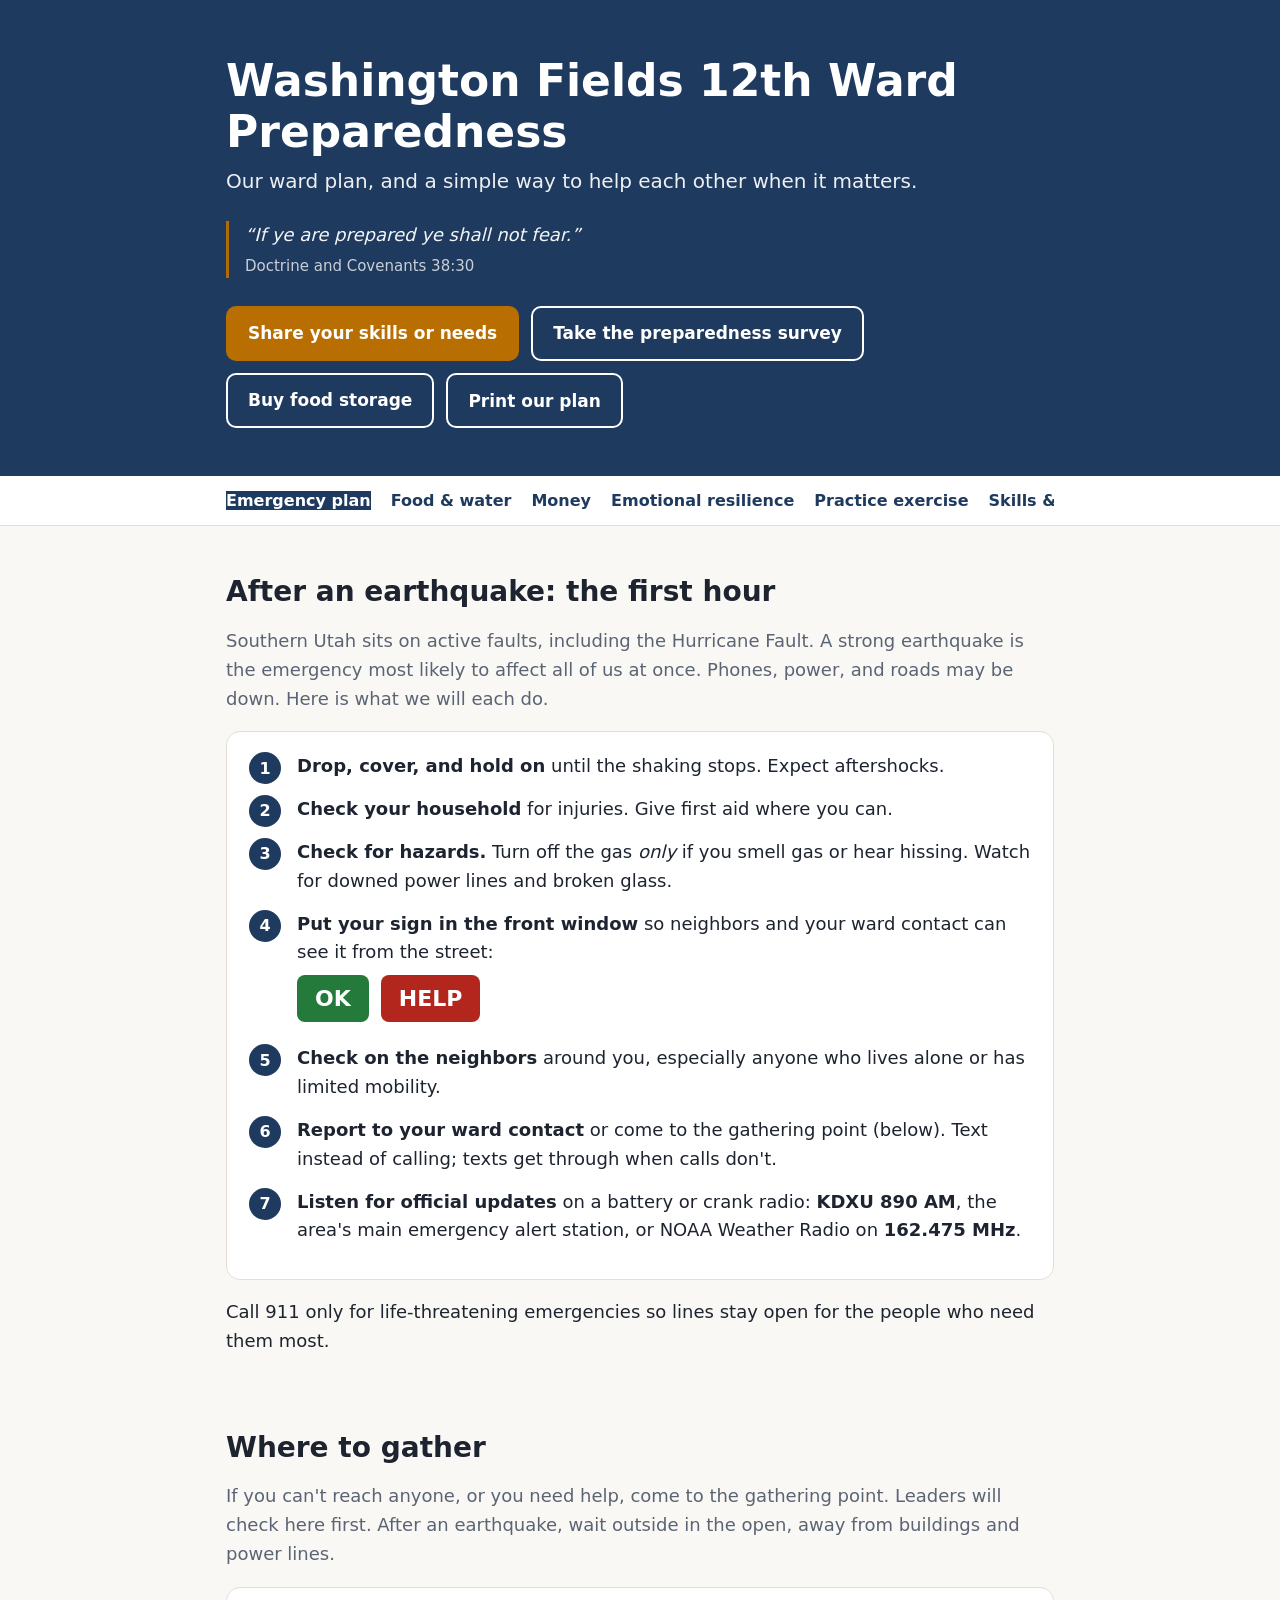
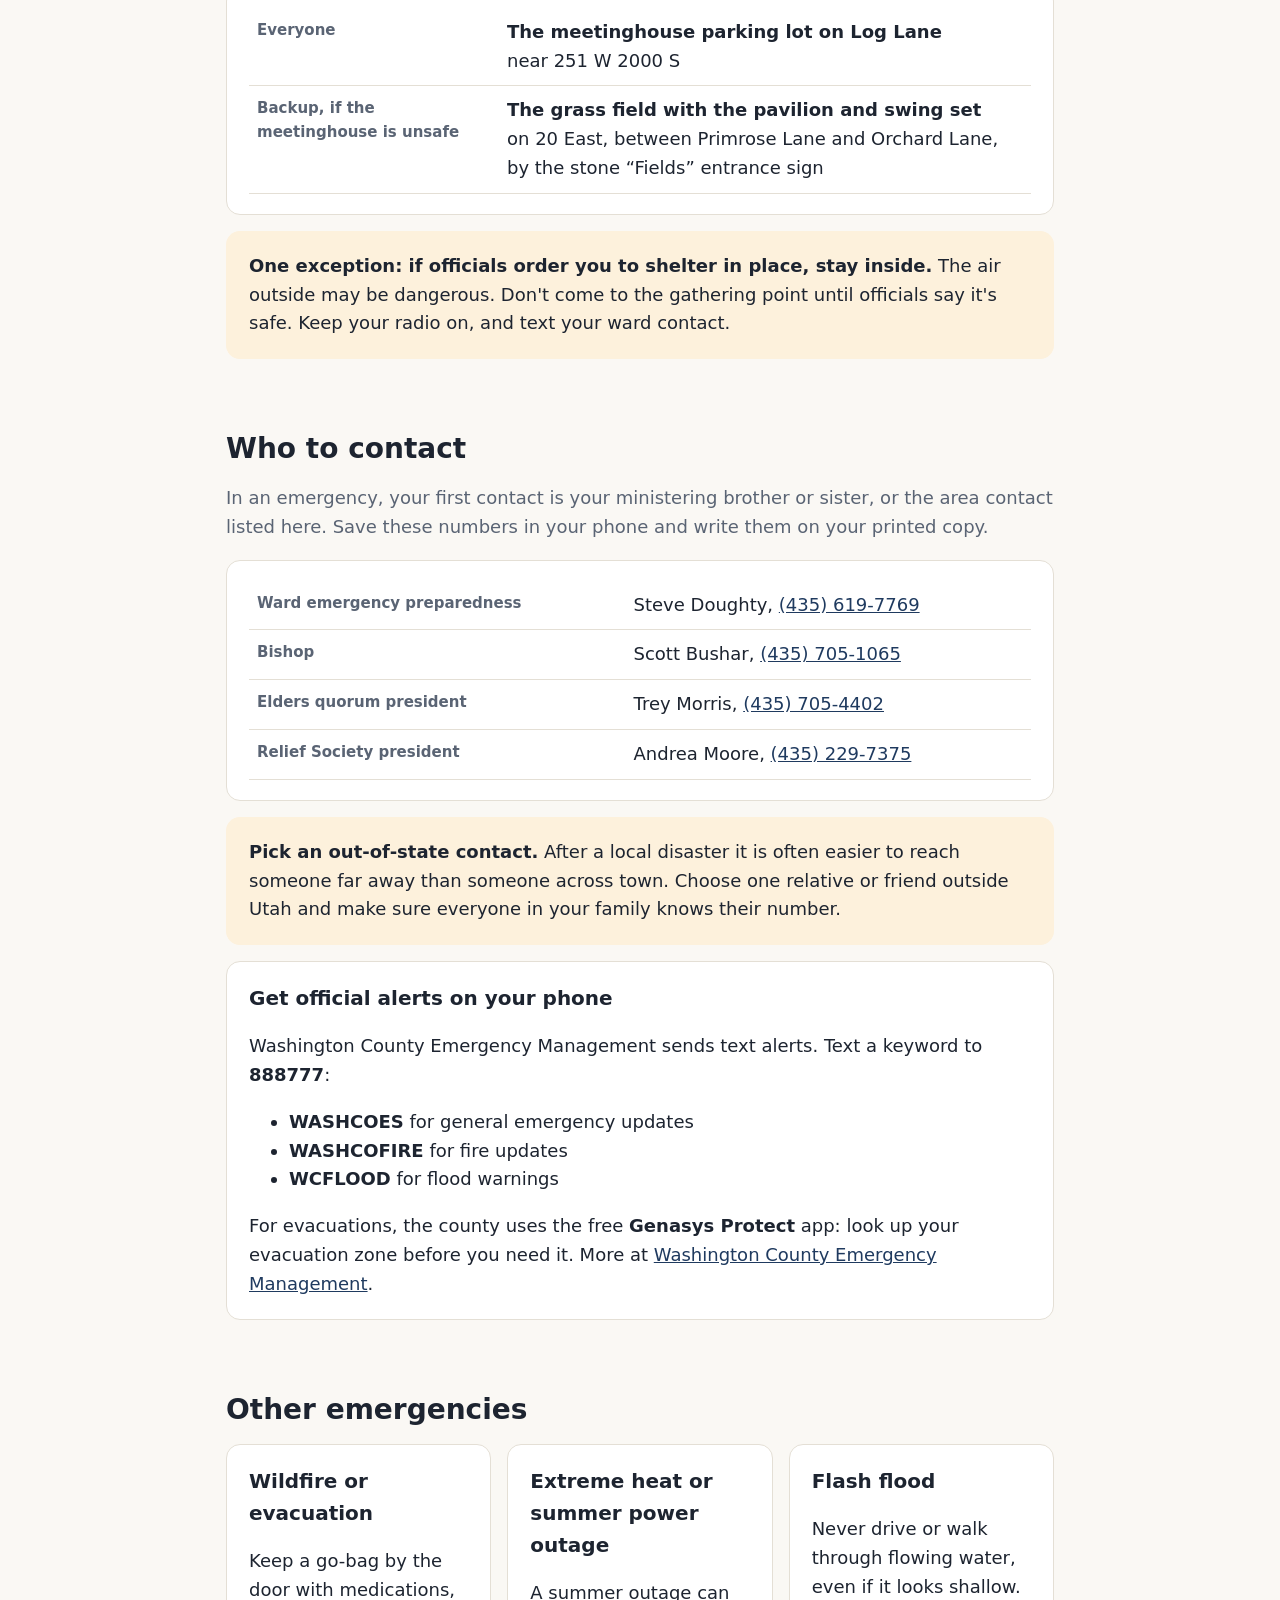
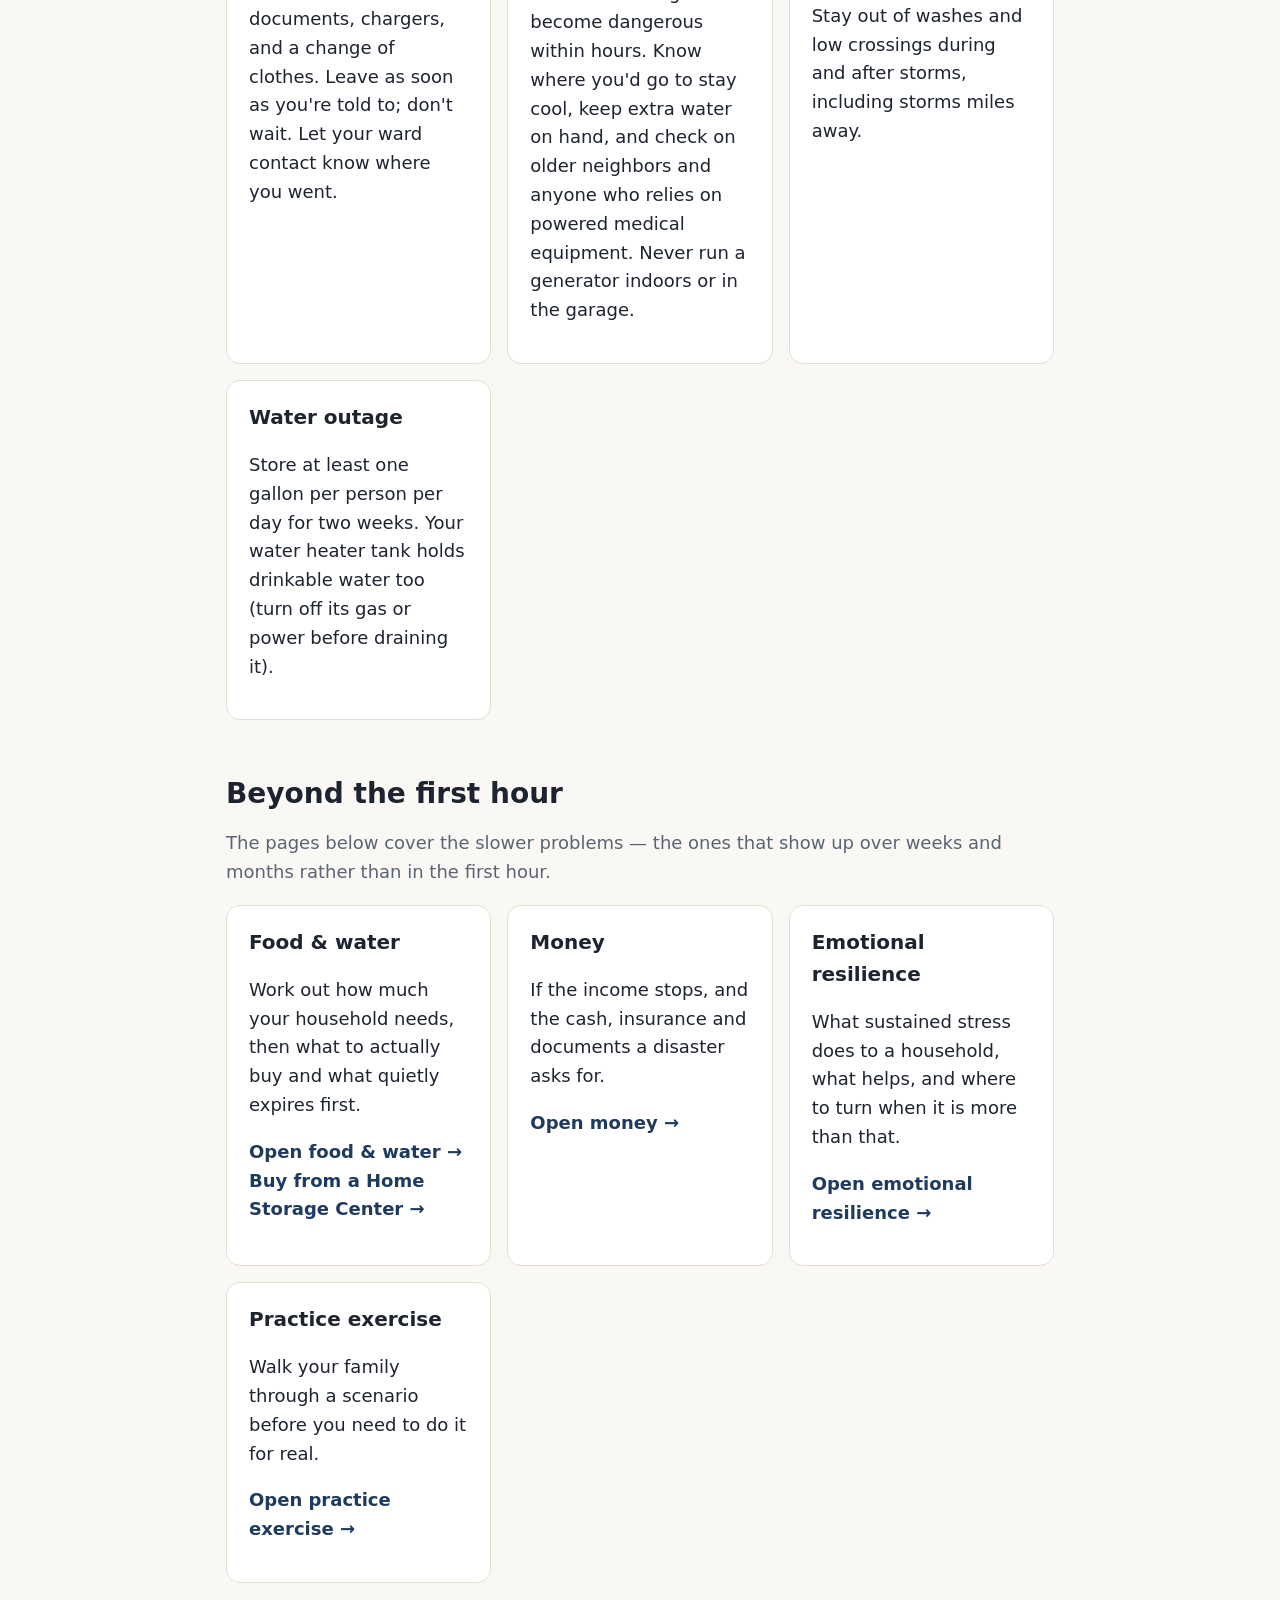
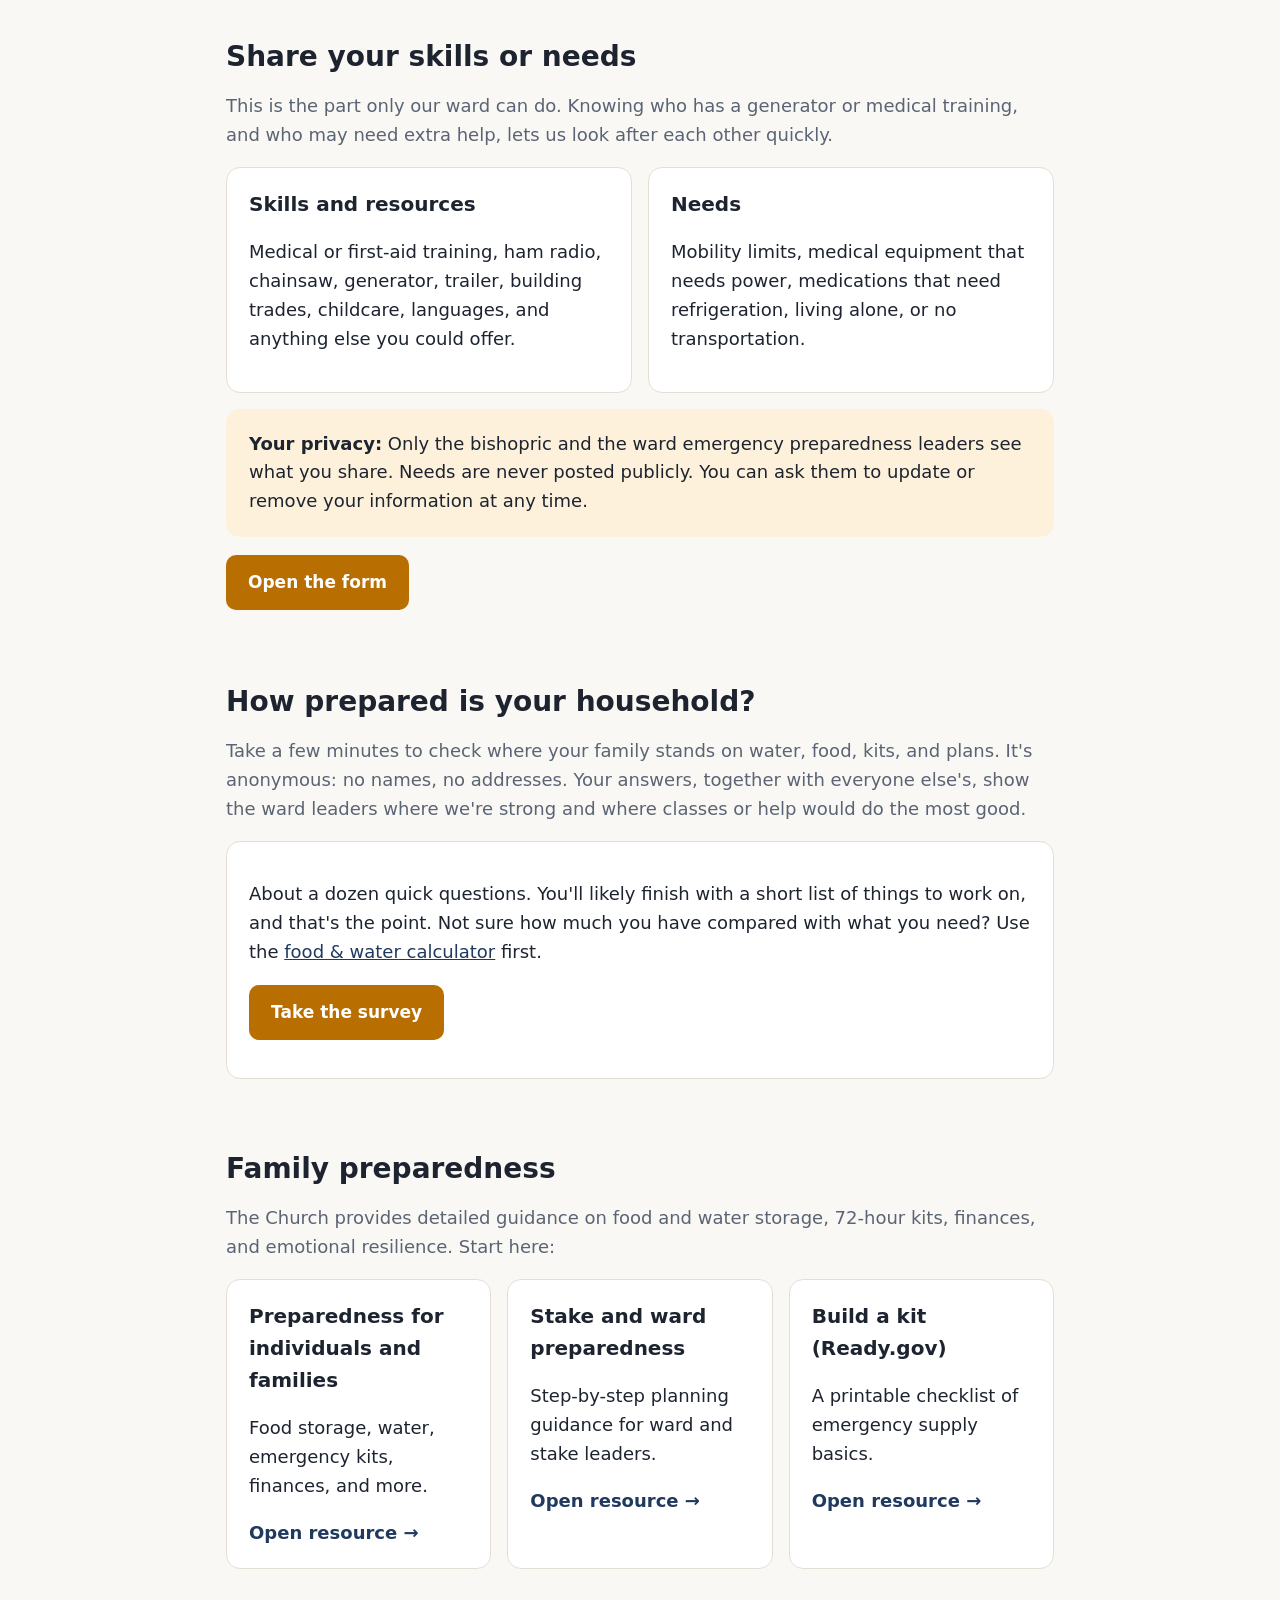
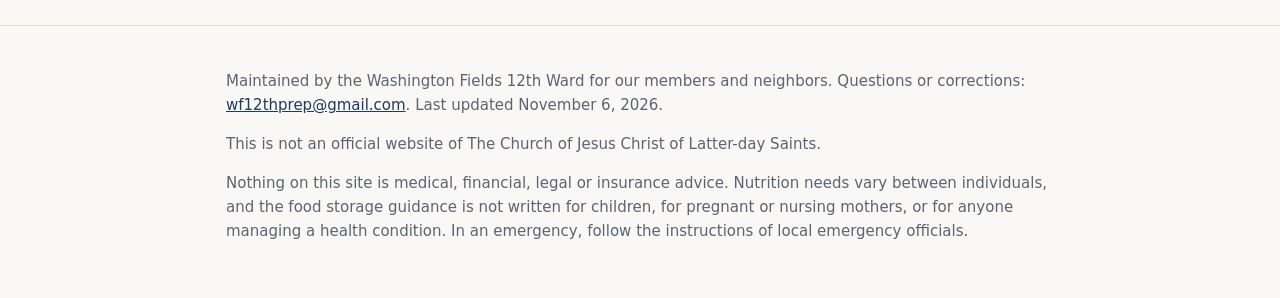
<file: index.html>
<!doctype html>
<html lang="en">
<head>
<meta charset="utf-8">
<meta name="viewport" content="width=device-width, initial-scale=1">
<title>Washington Fields 12th Ward Preparedness</title>
<meta name="description" content="Our ward's emergency plan, gathering points, and a simple way to share the skills you can offer or the help you may need.">

<meta property="og:type" content="website">
<meta property="og:title" content="Washington Fields 12th Ward Preparedness">
<meta property="og:description" content="Our ward's emergency plan, gathering points, and a simple way to share the skills you can offer or the help you may need.">
<meta property="og:url" content="https://ward-preparedness.vercel.app/">
<meta property="og:image" content="https://ward-preparedness.vercel.app/og-image.png">
<meta property="og:image:width" content="1200">
<meta property="og:image:height" content="630">
<meta name="twitter:card" content="summary_large_image">

<link rel="icon" href="data:image/svg+xml,<svg xmlns='http://www.w3.org/2000/svg' viewBox='0 0 32 32'><rect width='32' height='32' rx='7' fill='%231f3a5f'/><path d='M16 6 26 14v12H6V14z' fill='%23f2b544'/></svg>">
<link rel="stylesheet" href="styles.css">
</head>
<body>
<header class="hero">
  <div class="wrap">
    <h1>Washington Fields 12th Ward Preparedness</h1>
    <p class="sub">Our ward plan, and a simple way to help each other when it matters.</p>
    <blockquote>
      &ldquo;If ye are prepared ye shall not fear.&rdquo;
      <cite>Doctrine and Covenants 38:30</cite>
    </blockquote>
    <div class="actions">
      <a class="btn btn-primary" href="#share">Share your skills or needs</a>
      <a class="btn btn-ghost" href="#survey">Take the preparedness survey</a>
      <a class="btn btn-ghost" href="https://www.churchofjesuschrist.org/life/home-storage-centers/prices-locations?lang=eng">Buy food storage</a>
      <button class="btn btn-ghost" type="button" onclick="window.print()">Print our plan</button>
    </div>
  </div>
</header>

<nav class="toc" aria-label="Pages">
  <div class="wrap">
    <ul>
      <li><a href="index.html" aria-current="page">Emergency plan</a></li>
      <li><a href="food.html">Food &amp; water</a></li>
      <li><a href="money.html">Money</a></li>
      <li><a href="resilience.html">Emotional resilience</a></li>
      <li><a href="simulation.html">Practice exercise</a></li>
      <li><a href="index.html#share">Skills &amp; needs</a></li>
    </ul>
  </div>
</nav>

<main class="wrap">

<section id="first-hour">
    <h2>After an earthquake: the first hour</h2>
    <p class="lead">Southern Utah sits on active faults, including the Hurricane Fault. A strong earthquake is the emergency most likely to affect all of us at once. Phones, power, and roads may be down. Here is what we will each do.</p>
    <div class="card">
      <ol class="steps">
        <li><strong>Drop, cover, and hold on</strong> until the shaking stops. Expect aftershocks.</li>
        <li><strong>Check your household</strong> for injuries. Give first aid where you can.</li>
        <li><strong>Check for hazards.</strong> Turn off the gas <em>only</em> if you smell gas or hear hissing. Watch for downed power lines and broken glass.</li>
        <li><strong>Put your sign in the front window</strong> so neighbors and your ward contact can see it from the street:
          <div class="signs"><span class="sign ok">OK</span><span class="sign help">HELP</span></div>
        </li>
        <li><strong>Check on the neighbors</strong> around you, especially anyone who lives alone or has limited mobility.</li>
        <li><strong>Report to your ward contact</strong> or come to the gathering point (below). Text instead of calling; texts get through when calls don't.</li>
        <li><strong>Listen for official updates</strong> on a battery or crank radio: <strong>KDXU 890 AM</strong>, the area's main emergency alert station, or NOAA Weather Radio on <strong>162.475 MHz</strong>.</li>
      </ol>
    </div>
    <p>Call 911 only for life-threatening emergencies so lines stay open for the people who need them most.</p>
  </section>

<section id="gather">
    <h2>Where to gather</h2>
    <p class="lead">If you can't reach anyone, or you need help, come to the gathering point. Leaders will check here first. After an earthquake, wait outside in the open, away from buildings and power lines.</p>
    <div class="card">
      <table>
        <tbody>
          <tr><th>Everyone</th><td><strong>The meetinghouse parking lot on Log Lane</strong><br>near 251 W 2000 S</td></tr>
          <tr><th>Backup, if the meetinghouse is unsafe</th><td><strong>The grass field with the pavilion and swing set</strong><br>on 20 East, between Primrose Lane and Orchard Lane, by the stone &ldquo;Fields&rdquo; entrance sign</td></tr>
        </tbody>
      </table>
    </div>
    <div class="card callout">
      <strong>One exception: if officials order you to shelter in place, stay inside.</strong> The air outside may be dangerous. Don't come to the gathering point until officials say it's safe. Keep your radio on, and text your ward contact.
    </div>
  </section>

<section id="contact">
    <h2>Who to contact</h2>
    <p class="lead">In an emergency, your first contact is your ministering brother or sister, or the area contact listed here. Save these numbers in your phone and write them on your printed copy.</p>
    <div class="card">
      <table>
        <tbody>
          <tr><th>Ward emergency preparedness</th><td>Steve Doughty, <a href="tel:+14356197769">(435) 619-7769</a></td></tr>
          <tr><th>Bishop</th><td>Scott Bushar, <a href="tel:+14357051065">(435) 705-1065</a></td></tr>
          <tr><th>Elders quorum president</th><td>Trey Morris, <a href="tel:+14357054402">(435) 705-4402</a></td></tr>
          <tr><th>Relief Society president</th><td>Andrea Moore, <a href="tel:+14352297375">(435) 229-7375</a></td></tr>
        </tbody>
      </table>
    </div>
    <div class="card callout">
      <strong>Pick an out-of-state contact.</strong> After a local disaster it is often easier to reach someone far away than someone across town. Choose one relative or friend outside Utah and make sure everyone in your family knows their number.
    </div>
    <div class="card" id="alerts">
      <h3 style="margin-top:0">Get official alerts on your phone</h3>
      <p>Washington County Emergency Management sends text alerts. Text a keyword to <strong>888777</strong>:</p>
      <ul>
        <li><strong>WASHCOES</strong> for general emergency updates</li>
        <li><strong>WASHCOFIRE</strong> for fire updates</li>
        <li><strong>WCFLOOD</strong> for flood warnings</li>
      </ul>
      <p style="margin-bottom:0">For evacuations, the county uses the free <strong>Genasys Protect</strong> app: look up your evacuation zone before you need it. More at <a href="https://www.washco.utah.gov/departments/emergency-management/emergency-updates/" target="_blank" rel="noopener">Washington County Emergency Management</a>.</p>
    </div>
    <p class="print-only">My out-of-state contact: ______________________________ &nbsp; Phone: ____________________</p>
  </section>

<section id="other">
    <h2>Other emergencies</h2>
    <div class="grid">
      <div class="card">
        <h3>Wildfire or evacuation</h3>
        <p>Keep a go-bag by the door with medications, documents, chargers, and a change of clothes. Leave as soon as you're told to; don't wait. Let your ward contact know where you went.</p>
      </div>
      <div class="card">
        <h3>Extreme heat or summer power outage</h3>
        <p>A summer outage can become dangerous within hours. Know where you'd go to stay cool, keep extra water on hand, and check on older neighbors and anyone who relies on powered medical equipment. Never run a generator indoors or in the garage.</p>
      </div>
      <div class="card">
        <h3>Flash flood</h3>
        <p>Never drive or walk through flowing water, even if it looks shallow. Stay out of washes and low crossings during and after storms, including storms miles away.</p>
      </div>
      <div class="card">
        <h3>Water outage</h3>
        <p>Store at least one gallon per person per day for two weeks. Your water heater tank holds drinkable water too (turn off its gas or power before draining it).</p>
      </div>
    </div>
  </section>

  <section id="more" class="no-print">
    <h2>Beyond the first hour</h2>
    <p class="lead">The pages below cover the slower problems &mdash; the ones that show up over weeks and months rather than in the first hour.</p>
    <div class="grid hub">
      <div class="card">
        <h3>Food &amp; water</h3>
        <p>Work out how much your household needs, then what to actually buy and what quietly expires first.</p>
        <p><a href="food.html">Open food &amp; water &rarr;</a><br><a href="https://www.churchofjesuschrist.org/life/home-storage-centers/prices-locations?lang=eng">Buy from a Home Storage Center &rarr;</a></p>
      </div>
      <div class="card">
        <h3>Money</h3>
        <p>If the income stops, and the cash, insurance and documents a disaster asks for.</p>
        <p><a href="money.html">Open money &rarr;</a></p>
      </div>
      <div class="card">
        <h3>Emotional resilience</h3>
        <p>What sustained stress does to a household, what helps, and where to turn when it is more than that.</p>
        <p><a href="resilience.html">Open emotional resilience &rarr;</a></p>
      </div>
      <div class="card">
        <h3>Practice exercise</h3>
        <p>Walk your family through a scenario before you need to do it for real.</p>
        <p><a href="simulation.html">Open practice exercise &rarr;</a></p>
      </div>
    </div>
  </section>

<section id="share">
    <h2>Share your skills or needs</h2>
    <p class="lead">This is the part only our ward can do. Knowing who has a generator or medical training, and who may need extra help, lets us look after each other quickly.</p>
    <div class="grid">
      <div class="card">
        <h3>Skills and resources</h3>
        <p>Medical or first-aid training, ham radio, chainsaw, generator, trailer, building trades, childcare, languages, and anything else you could offer.</p>
      </div>
      <div class="card">
        <h3>Needs</h3>
        <p>Mobility limits, medical equipment that needs power, medications that need refrigeration, living alone, or no transportation.</p>
      </div>
    </div>
    <div class="card callout">
      <strong>Your privacy:</strong> Only the bishopric and the ward emergency preparedness leaders see what you share. Needs are never posted publicly. You can ask them to update or remove your information at any time.
    </div>
    <p><a class="btn btn-primary" id="form-link" href="#" target="_blank" rel="noopener">Open the form</a></p>
    <p class="print-only">Share your skills or needs online: forms.gle/gZVnFFsvJEUMPPtM8</p>
  </section>

<section id="survey">
    <h2>How prepared is your household?</h2>
    <p class="lead">Take a few minutes to check where your family stands on water, food, kits, and plans. It's anonymous: no names, no addresses. Your answers, together with everyone else's, show the ward leaders where we're strong and where classes or help would do the most good.</p>
    <div class="card">
      <p>About a dozen quick questions. You'll likely finish with a short list of things to work on, and that's the point. Not sure how much you have compared with what you need? Use the <a href="food.html#calculator">food &amp; water calculator</a> first.</p>
      <p><a class="btn btn-primary" id="survey-link" href="#" target="_blank" rel="noopener">Take the survey</a></p>
    </div>
    <p class="print-only">Take the anonymous preparedness survey online: forms.gle/j41nPV3mEBQNdYiw7</p>
  </section>

<section id="family">
    <h2>Family preparedness</h2>
    <p class="lead">The Church provides detailed guidance on food and water storage, 72-hour kits, finances, and emotional resilience. Start here:</p>
    <div class="grid">
      <a class="card link-card" href="https://www.churchofjesuschrist.org/life/preparedness?lang=eng" target="_blank" rel="noopener">
        <h3>Preparedness for individuals and families</h3>
        <p>Food storage, water, emergency kits, finances, and more.</p>
        <span class="go">Open resource →</span>
      </a>
      <a class="card link-card" href="https://www.churchofjesuschrist.org/study/manual/stake-and-ward-preparedness?lang=eng" target="_blank" rel="noopener">
        <h3>Stake and ward preparedness</h3>
        <p>Step-by-step planning guidance for ward and stake leaders.</p>
        <span class="go">Open resource →</span>
      </a>
      <a class="card link-card" href="https://www.ready.gov/kit" target="_blank" rel="noopener">
        <h3>Build a kit (Ready.gov)</h3>
        <p>A printable checklist of emergency supply basics.</p>
        <span class="go">Open resource →</span>
      </a>
    </div>
  </section>

</main>

<footer>
  <div class="wrap">
    <p>Maintained by the Washington Fields 12th Ward for our members and neighbors. Questions or corrections: <a href="mailto:wf12thprep@gmail.com">wf12thprep@gmail.com</a>. Last updated November 6, 2026.</p>
    <p>This is not an official website of The Church of Jesus Christ of Latter-day Saints.</p>
    <p>Nothing on this site is medical, financial, legal or insurance advice. Nutrition needs vary between individuals, and the food storage guidance is not written for children, for pregnant or nursing mothers, or for anyone managing a health condition. In an emergency, follow the instructions of local emergency officials.</p>
  </div>
</footer>

<script>
  
  // Paste each Google Form's share link here. Until one is set, its button says the form is coming.
  const FORM_URL = "https://forms.gle/gZVnFFsvJEUMPPtM8";    // Skills & needs (see FORM-QUESTIONS.md)
  const SURVEY_URL = "https://forms.gle/j41nPV3mEBQNdYiw7";  // Anonymous preparedness survey (see SURVEY-QUESTIONS.md)
  for (const [id, url] of [["form-link", FORM_URL], ["survey-link", SURVEY_URL]]) {
    const link = document.getElementById(id);
    if (!link) continue;
    if (url) {
      link.href = url;
    } else {
      link.textContent = "Coming soon";
      link.removeAttribute("href");
      link.style.opacity = ".6";
    }
  }
</script>

</body>
</html>
</file>
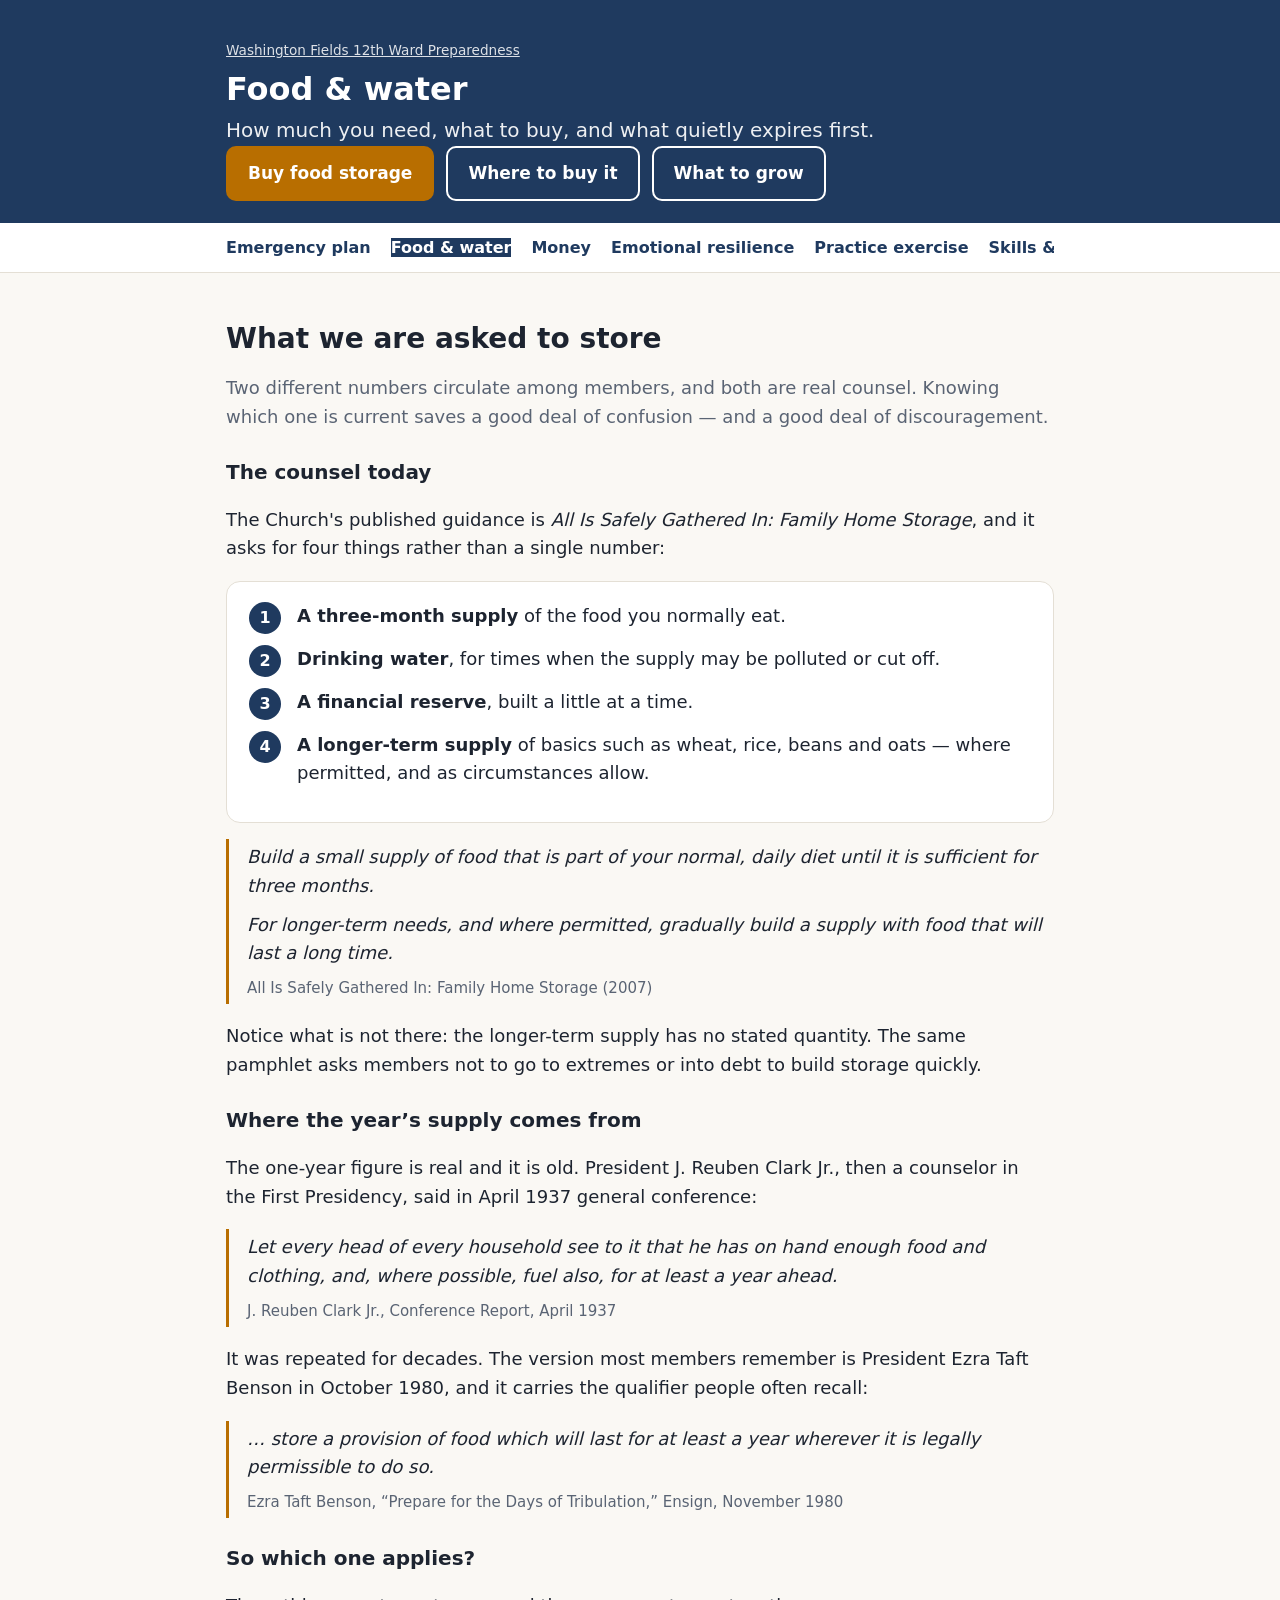
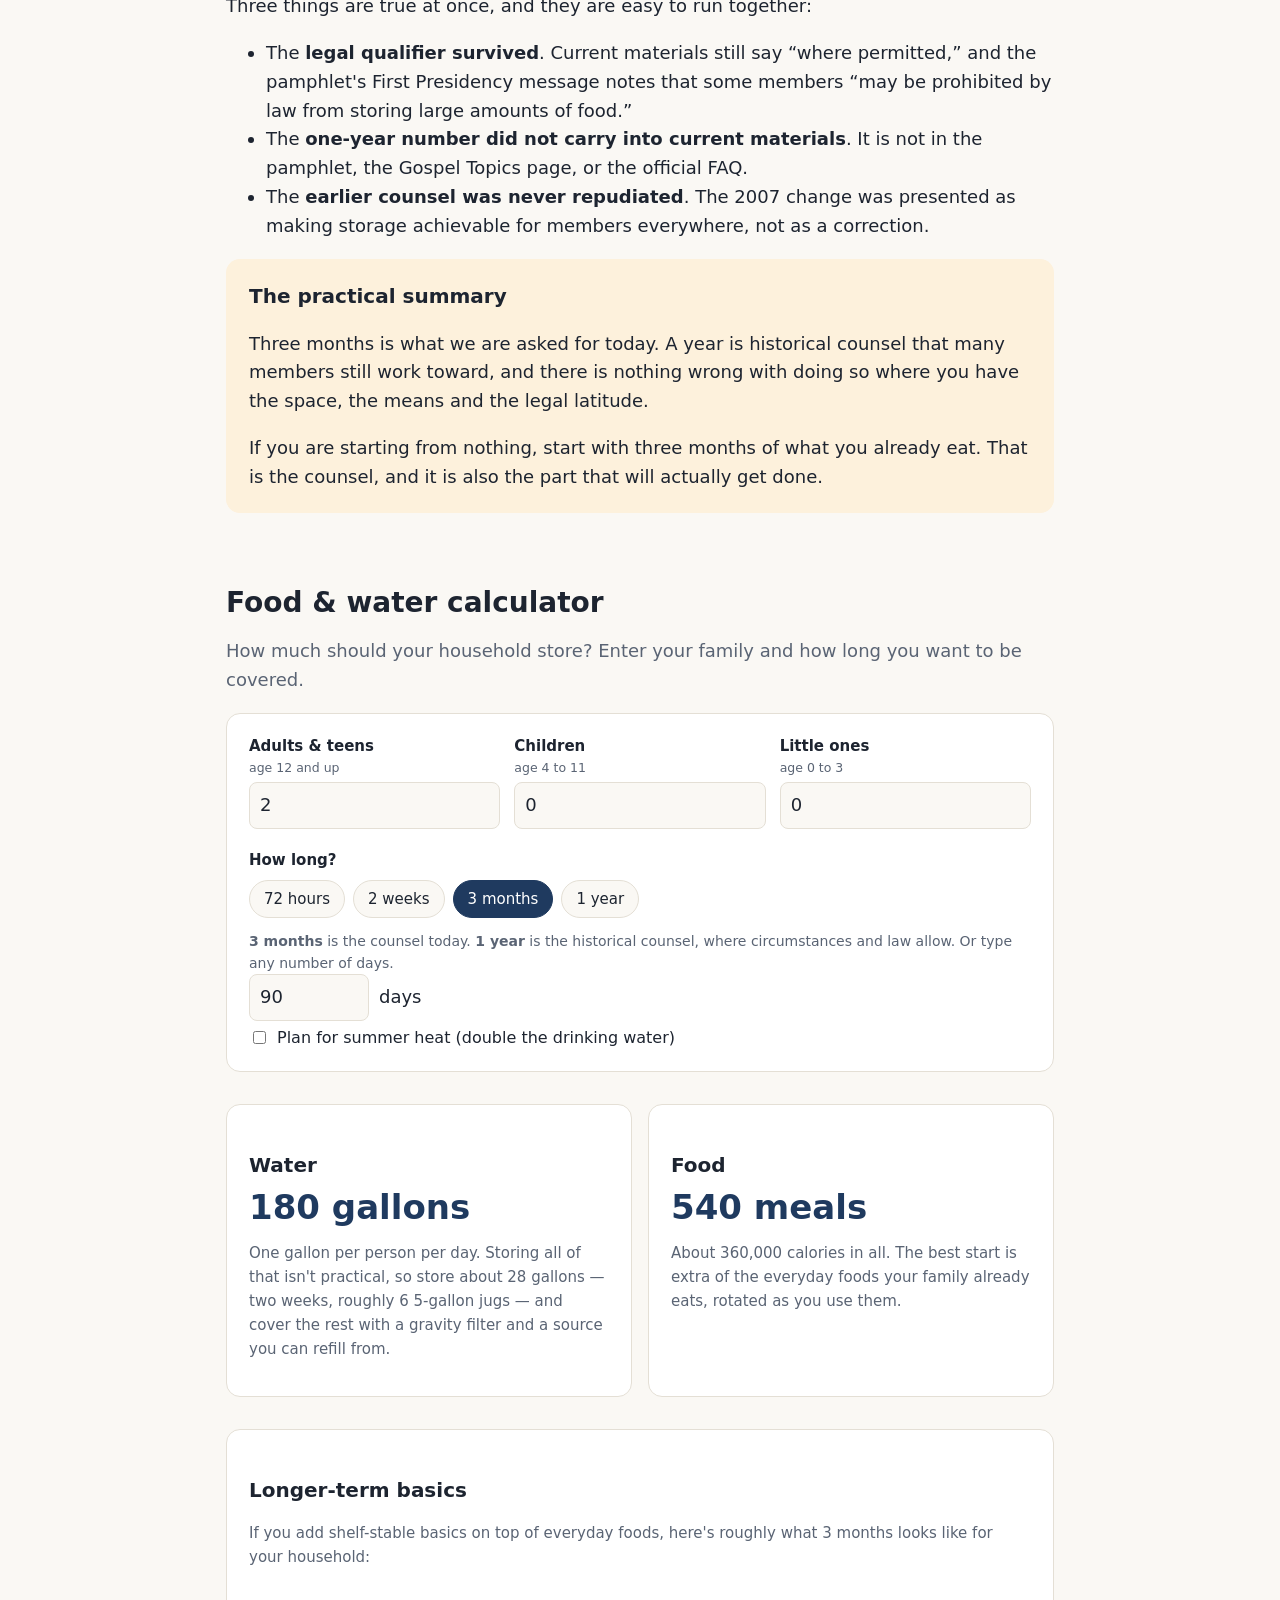
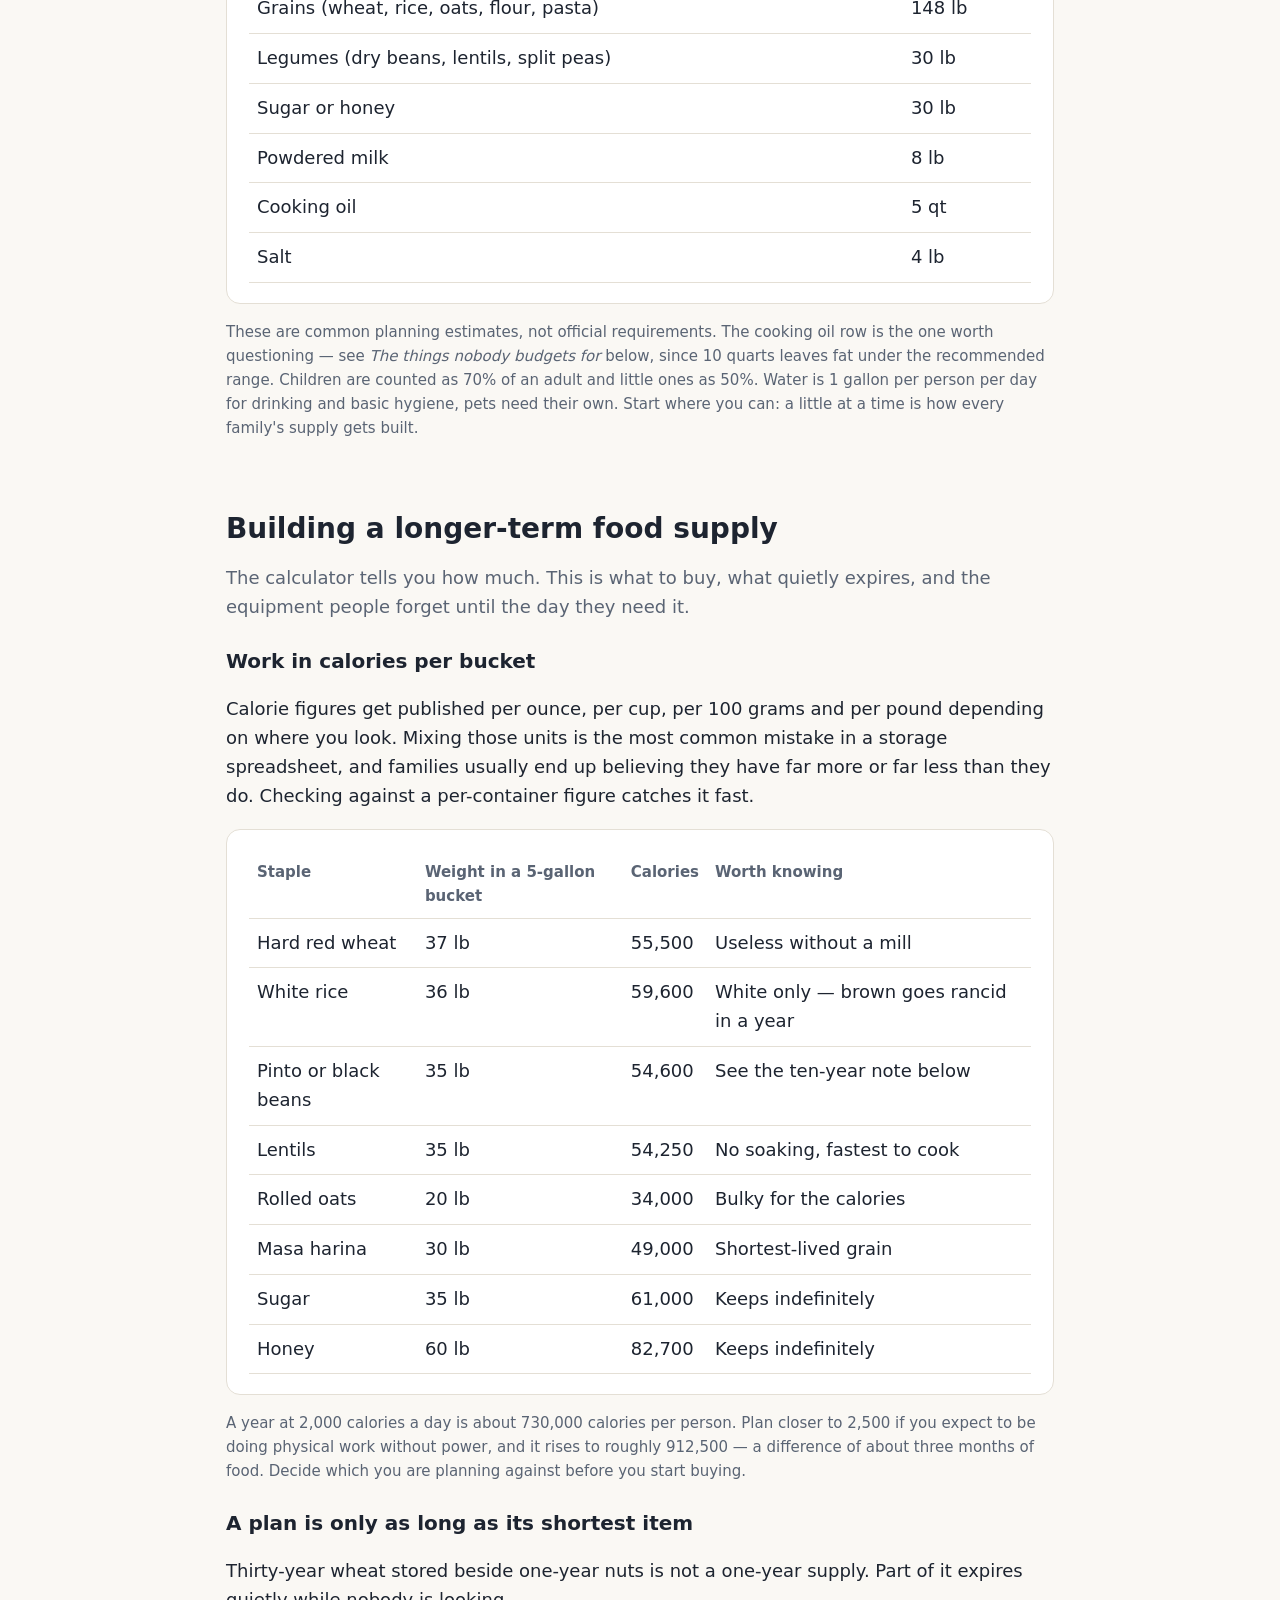
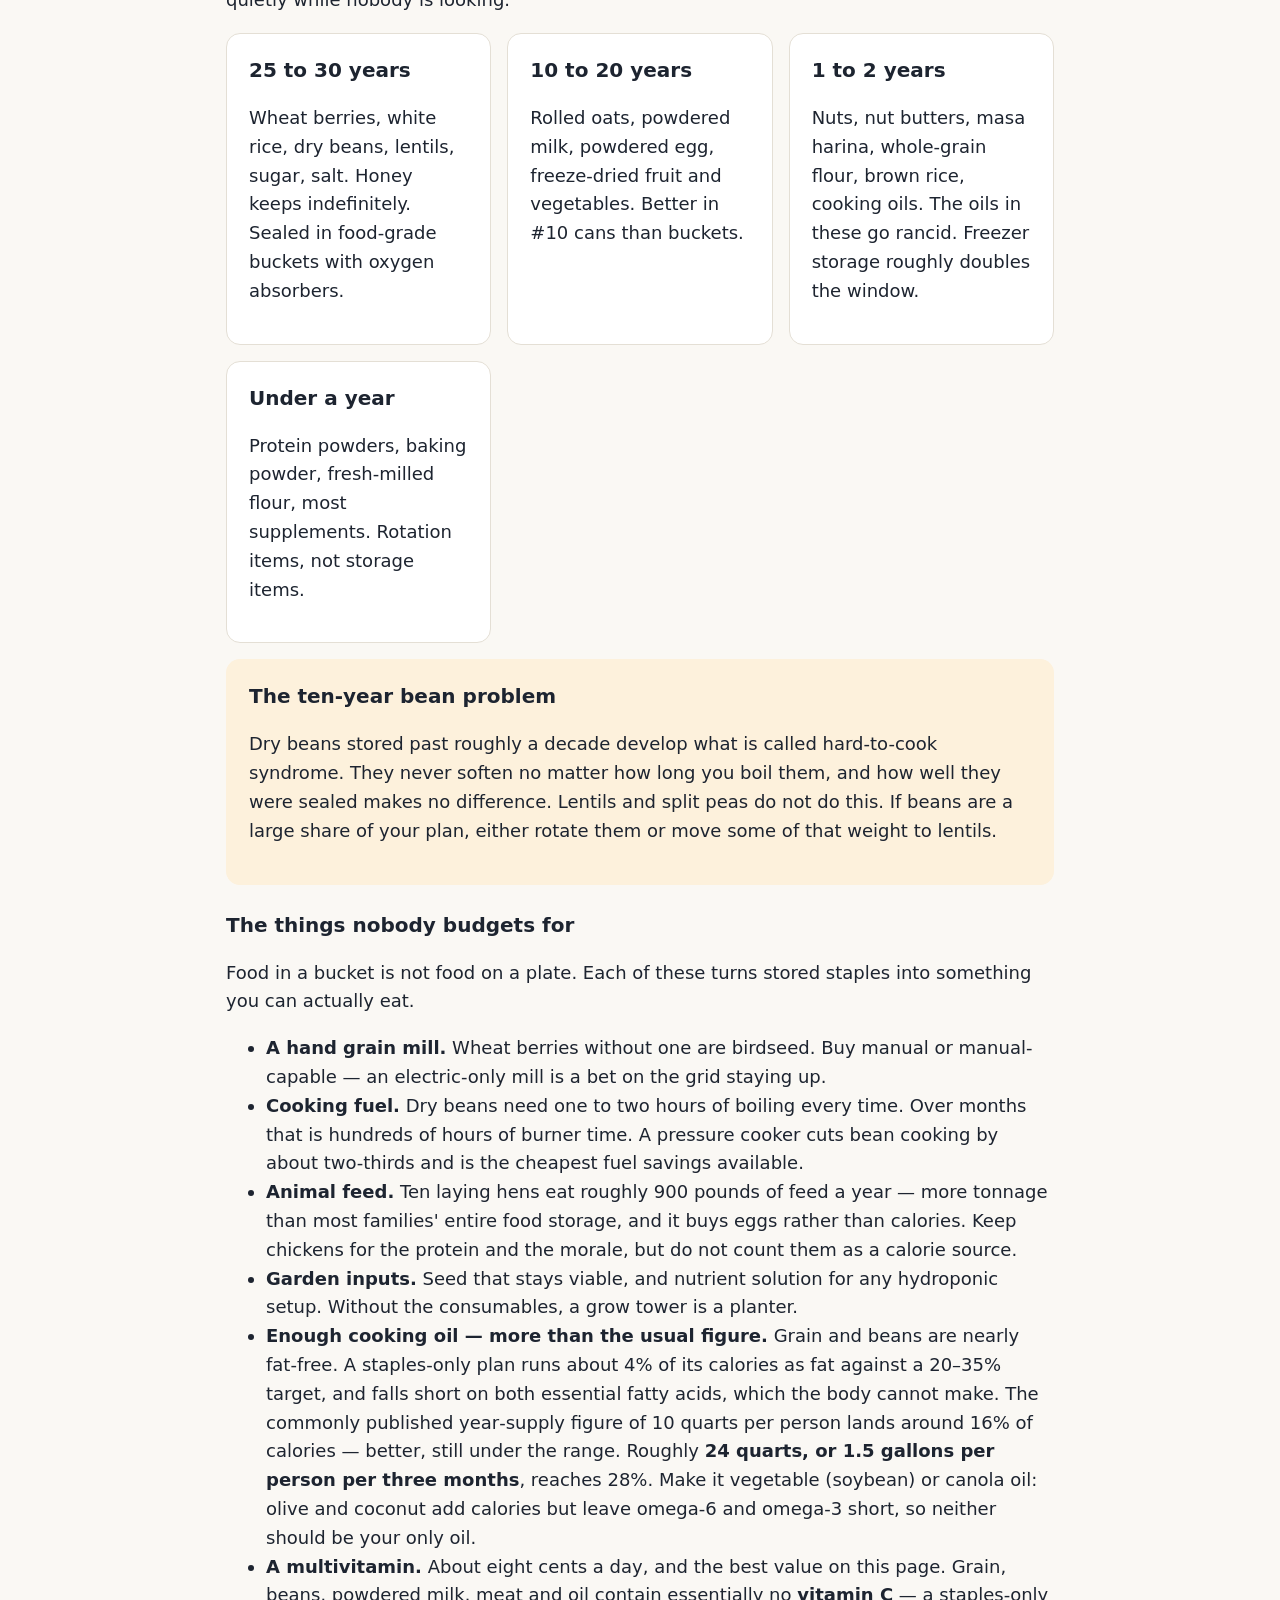
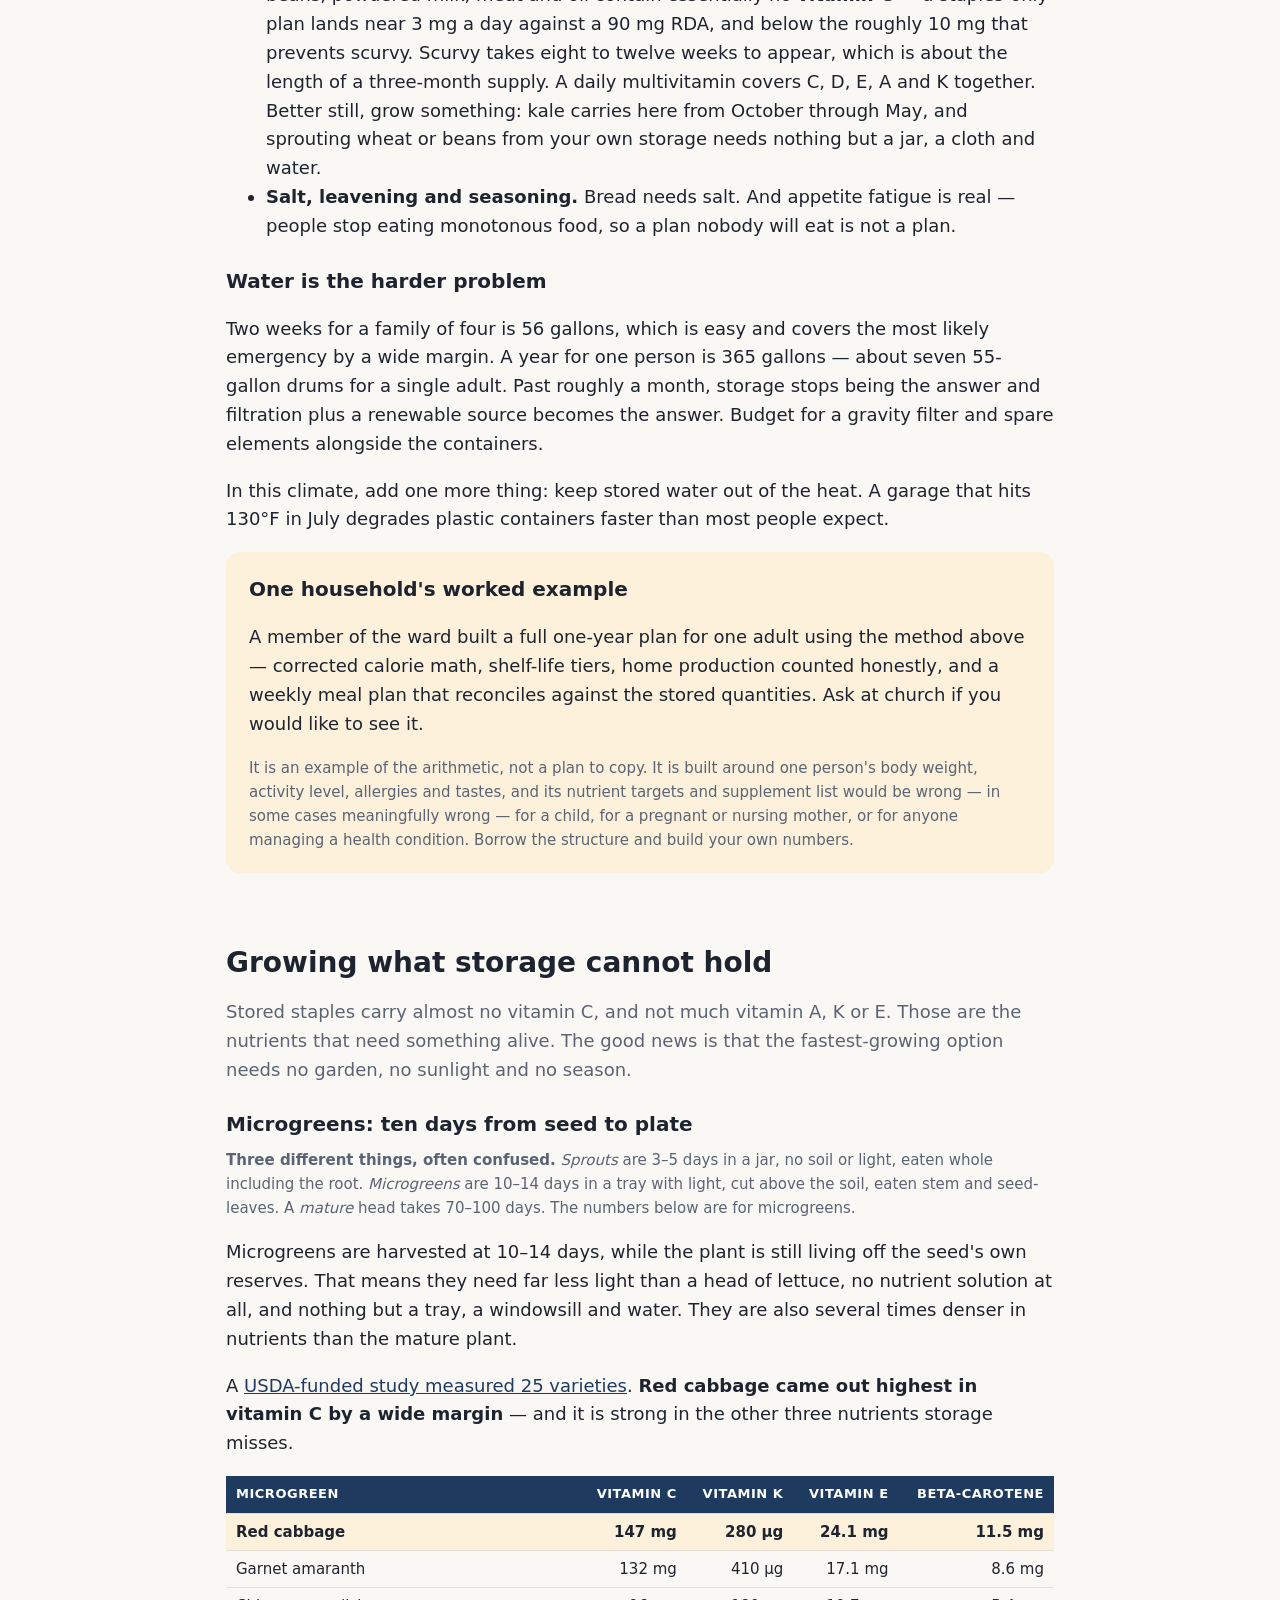
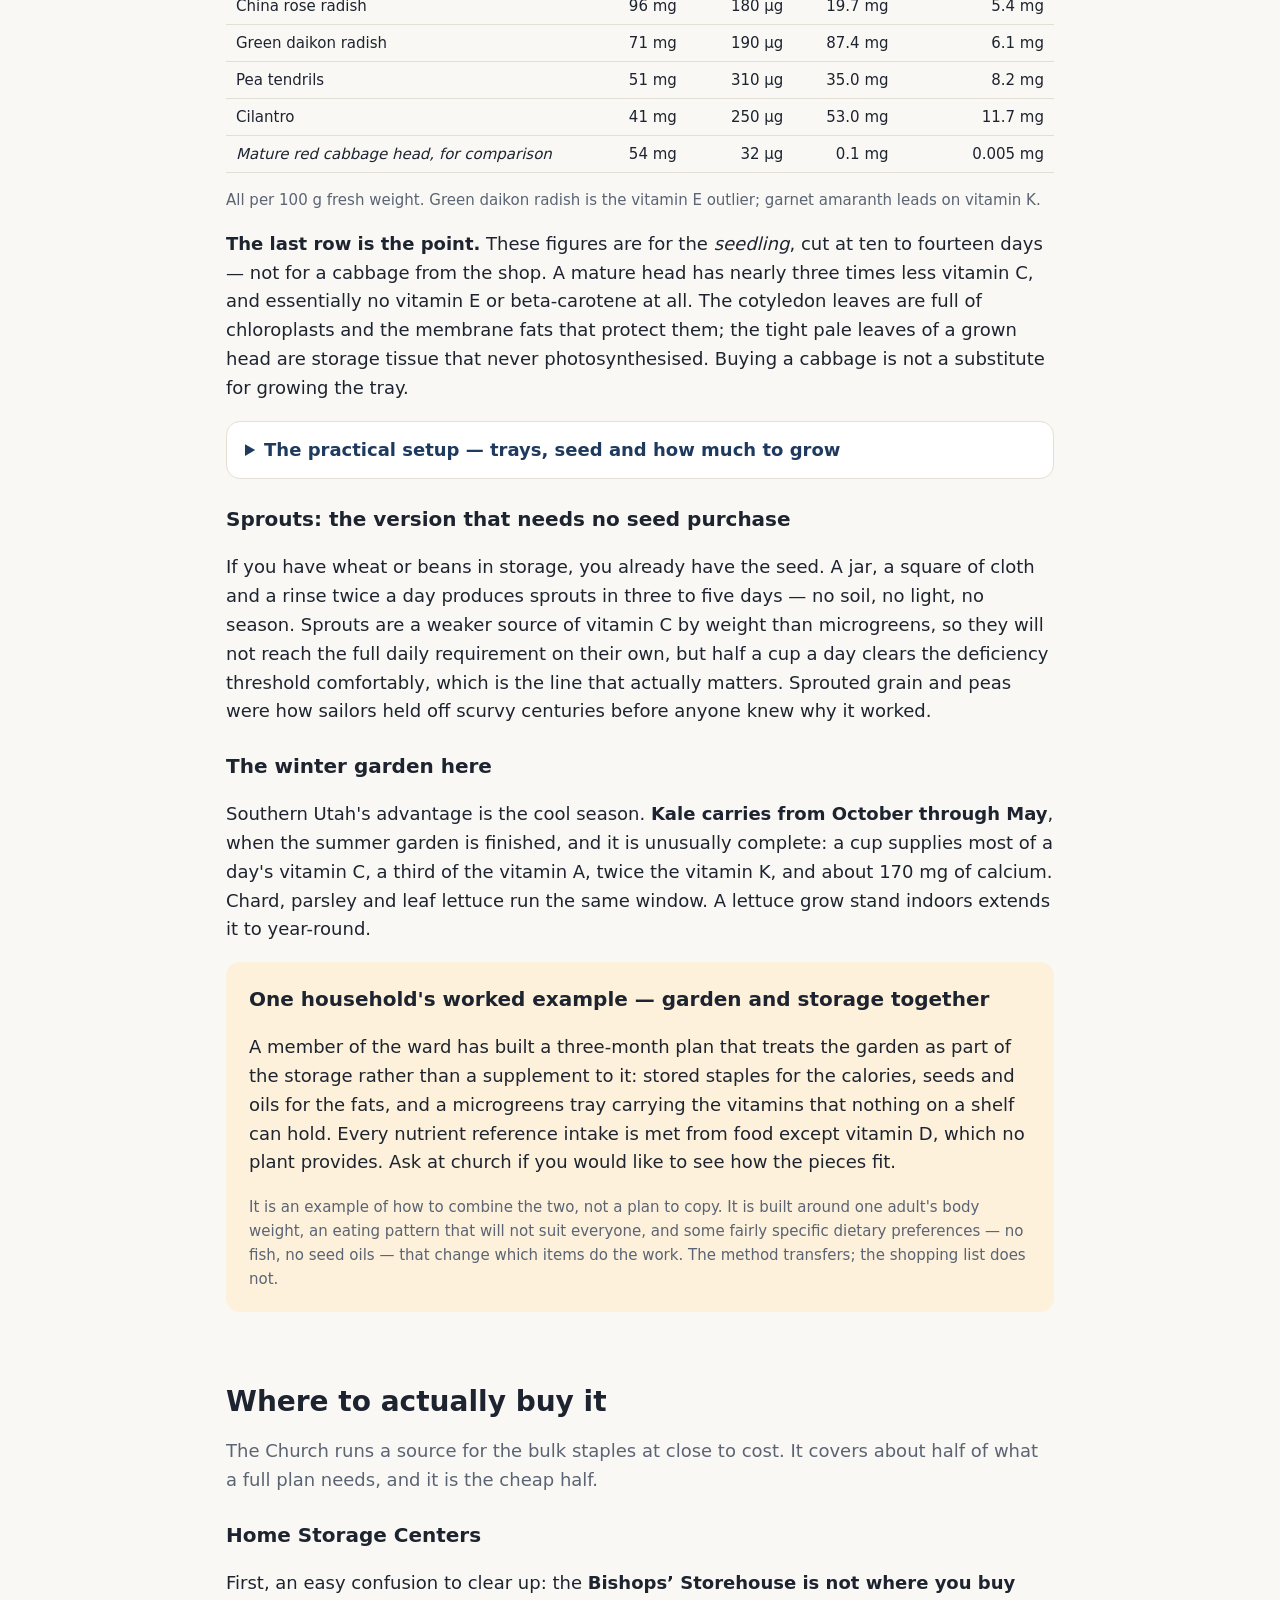
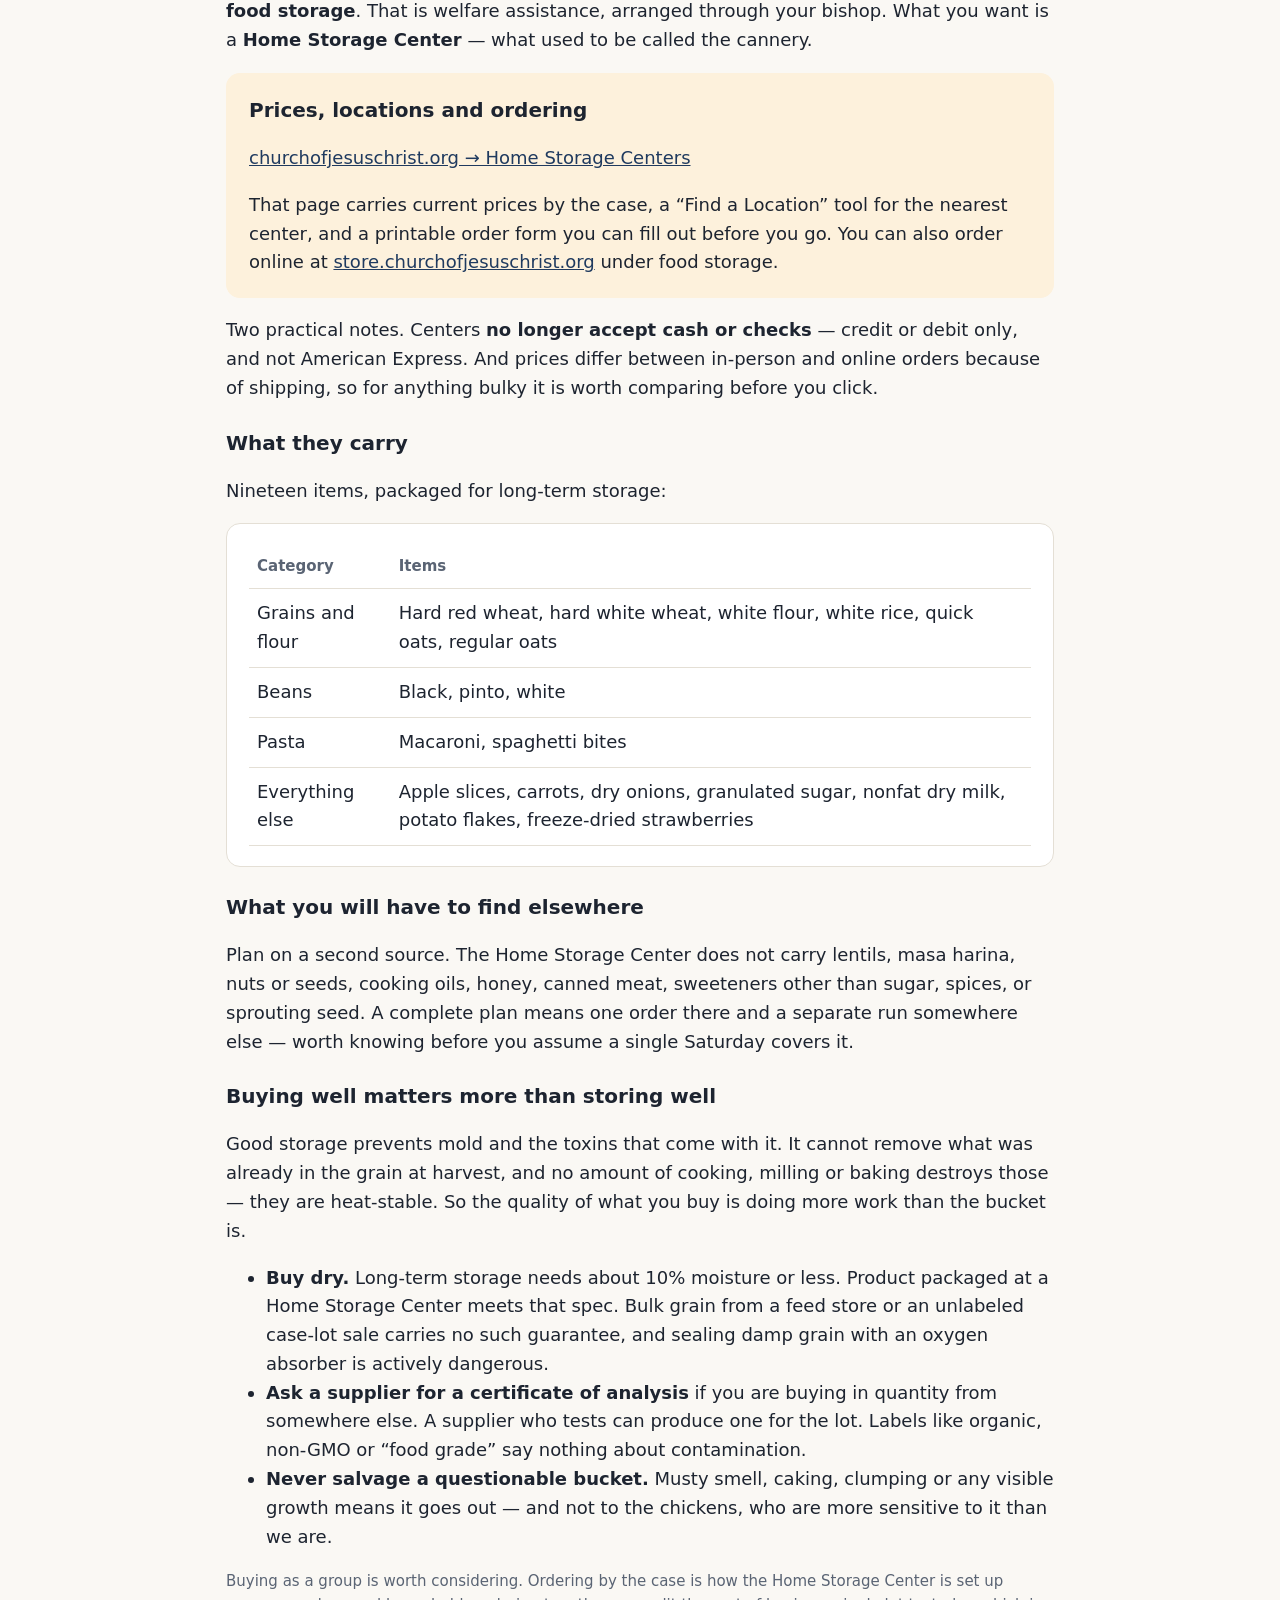
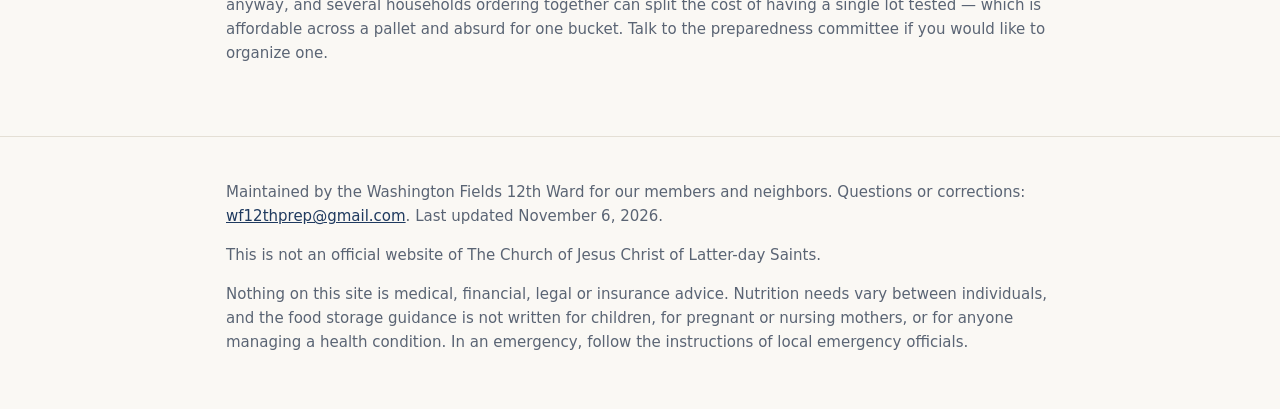
<file: food-1.html>
<!doctype html>
<html lang="en">
<head>
<meta charset="utf-8">
<meta name="viewport" content="width=device-width, initial-scale=1">
<title>Food & water — WF 12th Ward Preparedness</title>
<meta name="description" content="Work out how much food and water your household needs, then what to buy and what expires first.">

<meta property="og:type" content="website">
<meta property="og:title" content="Food & water — WF 12th Ward Preparedness">
<meta property="og:description" content="Work out how much food and water your household needs, then what to buy and what expires first.">
<meta property="og:url" content="https://ward-preparedness.vercel.app/food.html">
<meta property="og:image" content="https://ward-preparedness.vercel.app/og-image.png">
<meta property="og:image:width" content="1200">
<meta property="og:image:height" content="630">
<meta name="twitter:card" content="summary_large_image">

<link rel="icon" href="data:image/svg+xml,<svg xmlns='http://www.w3.org/2000/svg' viewBox='0 0 32 32'><rect width='32' height='32' rx='7' fill='%231f3a5f'/><path d='M16 6 26 14v12H6V14z' fill='%23f2b544'/></svg>">
<link rel="stylesheet" href="styles.css">
</head>
<body>
<header class="hero compact">
  <div class="wrap">
    <p class="crumb"><a href="index.html">Washington Fields 12th Ward Preparedness</a></p>
    <h1>Food &amp; water</h1>
    <p class="sub">How much you need, what to buy, and what quietly expires first.</p>
    <div class="actions">
      <a class="btn btn-primary" href="https://www.churchofjesuschrist.org/life/home-storage-centers/prices-locations?lang=eng">Buy food storage</a>
      <a class="btn btn-ghost" href="#where-to-buy">Where to buy it</a>
      <a class="btn btn-ghost" href="#growing">What to grow</a>
    </div>
  </div>
</header>

<nav class="toc" aria-label="Pages">
  <div class="wrap">
    <ul>
      <li><a href="index.html">Emergency plan</a></li>
      <li><a href="food.html" aria-current="page">Food &amp; water</a></li>
      <li><a href="money.html">Money</a></li>
      <li><a href="resilience.html">Emotional resilience</a></li>
      <li><a href="simulation.html">Practice exercise</a></li>
      <li><a href="index.html#share">Skills &amp; needs</a></li>
    </ul>
  </div>
</nav>

<main class="wrap">

<section id="counsel">
    <h2>What we are asked to store</h2>
    <p class="lead">Two different numbers circulate among members, and both are real counsel. Knowing which one is current saves a good deal of confusion &mdash; and a good deal of discouragement.</p>

    <h3>The counsel today</h3>
    <p>The Church's published guidance is <em>All Is Safely Gathered In: Family Home Storage</em>, and it asks for four things rather than a single number:</p>
    <div class="card">
      <ol class="steps">
        <li><strong>A three-month supply</strong> of the food you normally eat.</li>
        <li><strong>Drinking water</strong>, for times when the supply may be polluted or cut off.</li>
        <li><strong>A financial reserve</strong>, built a little at a time.</li>
        <li><strong>A longer-term supply</strong> of basics such as wheat, rice, beans and oats &mdash; where permitted, and as circumstances allow.</li>
      </ol>
    </div>
    <blockquote class="counsel">
      <p>Build a small supply of food that is part of your normal, daily diet until it is sufficient for three months.</p>
      <p>For longer-term needs, and where permitted, gradually build a supply with food that will last a long time.</p>
      <cite>All Is Safely Gathered In: Family Home Storage (2007)</cite>
    </blockquote>
    <p>Notice what is not there: the longer-term supply has no stated quantity. The same pamphlet asks members not to go to extremes or into debt to build storage quickly.</p>

    <h3>Where the year&rsquo;s supply comes from</h3>
    <p>The one-year figure is real and it is old. President J. Reuben Clark Jr., then a counselor in the First Presidency, said in April 1937 general conference:</p>
    <blockquote class="counsel">
      <p>Let every head of every household see to it that he has on hand enough food and clothing, and, where possible, fuel also, for at least a year ahead.</p>
      <cite>J. Reuben Clark Jr., Conference Report, April 1937</cite>
    </blockquote>
    <p>It was repeated for decades. The version most members remember is President Ezra Taft Benson in October 1980, and it carries the qualifier people often recall:</p>
    <blockquote class="counsel">
      <p>&hellip; store a provision of food which will last for at least a year wherever it is legally permissible to do so.</p>
      <cite>Ezra Taft Benson, &ldquo;Prepare for the Days of Tribulation,&rdquo; Ensign, November 1980</cite>
    </blockquote>

    <h3>So which one applies?</h3>
    <p>Three things are true at once, and they are easy to run together:</p>
    <ul>
      <li>The <strong>legal qualifier survived</strong>. Current materials still say &ldquo;where permitted,&rdquo; and the pamphlet's First Presidency message notes that some members &ldquo;may be prohibited by law from storing large amounts of food.&rdquo;</li>
      <li>The <strong>one-year number did not carry into current materials</strong>. It is not in the pamphlet, the Gospel Topics page, or the official FAQ.</li>
      <li>The <strong>earlier counsel was never repudiated</strong>. The 2007 change was presented as making storage achievable for members everywhere, not as a correction.</li>
    </ul>
    <div class="card callout">
      <h3 style="margin-top:0">The practical summary</h3>
      <p>Three months is what we are asked for today. A year is historical counsel that many members still work toward, and there is nothing wrong with doing so where you have the space, the means and the legal latitude.</p>
      <p style="margin-bottom:0">If you are starting from nothing, start with three months of what you already eat. That is the counsel, and it is also the part that will actually get done.</p>
    </div>
  </section>

<section id="calculator">
    <h2>Food &amp; water calculator</h2>
    <p class="lead">How much should your household store? Enter your family and how long you want to be covered.</p>
    <div class="card calc">
      <div class="calc-inputs">
        <div><label for="c-adults">Adults &amp; teens<small>age 12 and up</small></label><input id="c-adults" type="number" min="0" max="30" value="2" inputmode="numeric"></div>
        <div><label for="c-kids">Children<small>age 4 to 11</small></label><input id="c-kids" type="number" min="0" max="30" value="0" inputmode="numeric"></div>
        <div><label for="c-little">Little ones<small>age 0 to 3</small></label><input id="c-little" type="number" min="0" max="30" value="0" inputmode="numeric"></div>
      </div>
      <label for="c-days" style="font-size:15px;font-weight:600">How long?</label>
      <div class="chips" role="group" aria-label="Preset lengths">
        <button type="button" class="chip" data-days="3">72 hours</button>
        <button type="button" class="chip" data-days="14">2 weeks</button>
        <button type="button" class="chip" data-days="90">3 months</button>
        <button type="button" class="chip" data-days="365">1 year</button>
      </div>
      <p class="chip-note"><strong>3 months</strong> is the counsel today. <strong>1 year</strong> is the historical counsel, where circumstances and law allow. Or type any number of days.</p>
      <div class="calc-days"><input id="c-days" type="number" min="1" max="730" value="90" inputmode="numeric"> <span>days</span></div>
      <label class="check"><input id="c-heat" type="checkbox"> Plan for summer heat (double the drinking water)</label>
    </div>

    <div class="results">
      <div class="card">
        <h3>Water</h3>
        <div class="big" id="r-water"></div>
        <p id="r-water-detail" class="note"></p>
      </div>
      <div class="card">
        <h3>Food</h3>
        <div class="big" id="r-meals"></div>
        <p id="r-meals-detail" class="note"></p>
      </div>
    </div>

    <div class="card" id="r-basics-card">
      <h3>Longer-term basics</h3>
      <p class="note" id="r-basics-intro"></p>
      <table>
        <tbody id="r-basics"></tbody>
      </table>
    </div>
    <p class="note">These are common planning estimates, not official requirements. The cooking&nbsp;oil row is the one worth questioning &mdash; see <em>The things nobody budgets for</em> below, since 10 quarts leaves fat under the recommended range. Children are counted as 70% of an adult and little ones as 50%. Water is 1 gallon per person per day for drinking and basic hygiene, pets need their own. Start where you can: a little at a time is how every family's supply gets built.</p>
  </section>

<section id="storage">
    <h2>Building a longer-term food supply</h2>
    <p class="lead">The calculator tells you how much. This is what to buy, what quietly expires, and the equipment people forget until the day they need it.</p>

    <h3>Work in calories per bucket</h3>
    <p>Calorie figures get published per ounce, per cup, per 100 grams and per pound depending on where you look. Mixing those units is the most common mistake in a storage spreadsheet, and families usually end up believing they have far more or far less than they do. Checking against a per-container figure catches it fast.</p>
    <div class="card">
      <table>
        <thead>
          <tr><th>Staple</th><th>Weight in a 5-gallon bucket</th><th>Calories</th><th>Worth knowing</th></tr>
        </thead>
        <tbody>
          <tr><td>Hard red wheat</td><td>37 lb</td><td>55,500</td><td>Useless without a mill</td></tr>
          <tr><td>White rice</td><td>36 lb</td><td>59,600</td><td>White only &mdash; brown goes rancid in a year</td></tr>
          <tr><td>Pinto or black beans</td><td>35 lb</td><td>54,600</td><td>See the ten-year note below</td></tr>
          <tr><td>Lentils</td><td>35 lb</td><td>54,250</td><td>No soaking, fastest to cook</td></tr>
          <tr><td>Rolled oats</td><td>20 lb</td><td>34,000</td><td>Bulky for the calories</td></tr>
          <tr><td>Masa harina</td><td>30 lb</td><td>49,000</td><td>Shortest-lived grain</td></tr>
          <tr><td>Sugar</td><td>35 lb</td><td>61,000</td><td>Keeps indefinitely</td></tr>
          <tr><td>Honey</td><td>60 lb</td><td>82,700</td><td>Keeps indefinitely</td></tr>
        </tbody>
      </table>
    </div>
    <p class="note">A year at 2,000 calories a day is about 730,000 calories per person. Plan closer to 2,500 if you expect to be doing physical work without power, and it rises to roughly 912,500 &mdash; a difference of about three months of food. Decide which you are planning against before you start buying.</p>

    <h3>A plan is only as long as its shortest item</h3>
    <p>Thirty-year wheat stored beside one-year nuts is not a one-year supply. Part of it expires quietly while nobody is looking.</p>
    <div class="grid">
      <div class="card">
        <h3>25 to 30 years</h3>
        <p>Wheat berries, white rice, dry beans, lentils, sugar, salt. Honey keeps indefinitely. Sealed in food-grade buckets with oxygen absorbers.</p>
      </div>
      <div class="card">
        <h3>10 to 20 years</h3>
        <p>Rolled oats, powdered milk, powdered egg, freeze-dried fruit and vegetables. Better in #10 cans than buckets.</p>
      </div>
      <div class="card">
        <h3>1 to 2 years</h3>
        <p>Nuts, nut butters, masa harina, whole-grain flour, brown rice, cooking oils. The oils in these go rancid. Freezer storage roughly doubles the window.</p>
      </div>
      <div class="card">
        <h3>Under a year</h3>
        <p>Protein powders, baking powder, fresh-milled flour, most supplements. Rotation items, not storage items.</p>
      </div>
    </div>

    <div class="card callout">
      <h3 style="margin-top:0">The ten-year bean problem</h3>
      <p>Dry beans stored past roughly a decade develop what is called hard-to-cook syndrome. They never soften no matter how long you boil them, and how well they were sealed makes no difference. Lentils and split peas do not do this. If beans are a large share of your plan, either rotate them or move some of that weight to lentils.</p>
    </div>

    <h3>The things nobody budgets for</h3>
    <p>Food in a bucket is not food on a plate. Each of these turns stored staples into something you can actually eat.</p>
    <ul>
      <li><strong>A hand grain mill.</strong> Wheat berries without one are birdseed. Buy manual or manual-capable &mdash; an electric-only mill is a bet on the grid staying up.</li>
      <li><strong>Cooking fuel.</strong> Dry beans need one to two hours of boiling every time. Over months that is hundreds of hours of burner time. A pressure cooker cuts bean cooking by about two-thirds and is the cheapest fuel savings available.</li>
      <li><strong>Animal feed.</strong> Ten laying hens eat roughly 900 pounds of feed a year &mdash; more tonnage than most families' entire food storage, and it buys eggs rather than calories. Keep chickens for the protein and the morale, but do not count them as a calorie source.</li>
      <li><strong>Garden inputs.</strong> Seed that stays viable, and nutrient solution for any hydroponic setup. Without the consumables, a grow tower is a planter.</li>
      <li><strong>Enough cooking oil &mdash; more than the usual figure.</strong> Grain and beans are nearly fat&#8209;free. A staples&#8209;only plan runs about 4% of its calories as fat against a 20&ndash;35% target, and falls short on both essential fatty acids, which the body cannot make. The commonly published year&#8209;supply figure of 10 quarts per person lands around 16% of calories &mdash; better, still under the range. Roughly <strong>24 quarts, or 1.5 gallons per person per three months</strong>, reaches 28%. Make it vegetable (soybean) or canola oil: olive and coconut add calories but leave omega&#8209;6 and omega&#8209;3 short, so neither should be your only oil.</li>
      <li><strong>A multivitamin.</strong> About eight cents a day, and the best value on this page. Grain, beans, powdered milk, meat and oil contain essentially no <strong>vitamin&nbsp;C</strong> &mdash; a staples&#8209;only plan lands near 3&nbsp;mg a day against a 90&nbsp;mg RDA, and below the roughly 10&nbsp;mg that prevents scurvy. Scurvy takes eight to twelve weeks to appear, which is about the length of a three&#8209;month supply. A daily multivitamin covers C, D, E, A and K together. Better still, grow something: kale carries here from October through May, and sprouting wheat or beans from your own storage needs nothing but a jar, a cloth and water.</li>
      <li><strong>Salt, leavening and seasoning.</strong> Bread needs salt. And appetite fatigue is real &mdash; people stop eating monotonous food, so a plan nobody will eat is not a plan.</li>
    </ul>

    <h3>Water is the harder problem</h3>
    <p>Two weeks for a family of four is 56 gallons, which is easy and covers the most likely emergency by a wide margin. A year for one person is 365 gallons &mdash; about seven 55-gallon drums for a single adult. Past roughly a month, storage stops being the answer and filtration plus a renewable source becomes the answer. Budget for a gravity filter and spare elements alongside the containers.</p>
    <p>In this climate, add one more thing: keep stored water out of the heat. A garage that hits 130&deg;F in July degrades plastic containers faster than most people expect.</p>

    <div class="card callout">
      <h3 style="margin-top:0">One household's worked example</h3>
      <p>A member of the ward built a full one-year plan for one adult using the method above &mdash; corrected calorie math, shelf-life tiers, home production counted honestly, and a weekly meal plan that reconciles against the stored quantities. Ask at church if you would like to see it.</p>
      <p class="note" style="margin-bottom:0">It is an example of the arithmetic, not a plan to copy. It is built around one person's body weight, activity level, allergies and tastes, and its nutrient targets and supplement list would be wrong &mdash; in some cases meaningfully wrong &mdash; for a child, for a pregnant or nursing mother, or for anyone managing a health condition. Borrow the structure and build your own numbers.</p>
    </div>
  </section>

<section id="growing">
    <h2>Growing what storage cannot hold</h2>
    <p class="lead">Stored staples carry almost no vitamin&nbsp;C, and not much vitamin A, K or E. Those are the nutrients that need something alive. The good news is that the fastest-growing option needs no garden, no sunlight and no season.</p>

    <h3>Microgreens: ten days from seed to plate</h3>
    <p class="note" style="margin-top:0"><strong>Three different things, often confused.</strong> <em>Sprouts</em> are 3&ndash;5 days in a jar, no soil or light, eaten whole including the root. <em>Microgreens</em> are 10&ndash;14 days in a tray with light, cut above the soil, eaten stem and seed-leaves. A <em>mature</em> head takes 70&ndash;100 days. The numbers below are for microgreens.</p>
    <p>Microgreens are harvested at 10&ndash;14 days, while the plant is still living off the seed's own reserves. That means they need far less light than a head of lettuce, no nutrient solution at all, and nothing but a tray, a windowsill and water. They are also several times denser in nutrients than the mature plant.</p>
    <p>A <a href="https://mastergardener.osu.edu/sites/mgv/files/imce/MISC/Resources/HLL-HHH/Microgreen%20nutrient%20research%20paper.pdf">USDA-funded study measured 25 varieties</a>. <strong>Red cabbage came out highest in vitamin&nbsp;C by a wide margin</strong> &mdash; and it is strong in the other three nutrients storage misses.</p>
    <div class="tablewrap">
      <table class="data">
        <thead><tr><th>Microgreen</th><th class="r">Vitamin C</th><th class="r">Vitamin K</th><th class="r">Vitamin E</th><th class="r">Beta-carotene</th></tr></thead>
        <tbody>
          <tr class="lead-row"><td>Red cabbage</td><td class="r">147 mg</td><td class="r">280 &micro;g</td><td class="r">24.1 mg</td><td class="r">11.5 mg</td></tr>
          <tr><td>Garnet amaranth</td><td class="r">132 mg</td><td class="r">410 &micro;g</td><td class="r">17.1 mg</td><td class="r">8.6 mg</td></tr>
          <tr><td>China rose radish</td><td class="r">96 mg</td><td class="r">180 &micro;g</td><td class="r">19.7 mg</td><td class="r">5.4 mg</td></tr>
          <tr><td>Green daikon radish</td><td class="r">71 mg</td><td class="r">190 &micro;g</td><td class="r">87.4 mg</td><td class="r">6.1 mg</td></tr>
          <tr><td>Pea tendrils</td><td class="r">51 mg</td><td class="r">310 &micro;g</td><td class="r">35.0 mg</td><td class="r">8.2 mg</td></tr>
          <tr><td>Cilantro</td><td class="r">41 mg</td><td class="r">250 &micro;g</td><td class="r">53.0 mg</td><td class="r">11.7 mg</td></tr>
          <tr><td><em>Mature red cabbage head, for comparison</em></td><td class="r">54 mg</td><td class="r">32 &micro;g</td><td class="r">0.1 mg</td><td class="r">0.005 mg</td></tr>
        </tbody>
      </table>
    </div>
    <p class="note">All per 100&nbsp;g fresh weight. Green daikon radish is the vitamin&nbsp;E outlier; garnet amaranth leads on vitamin&nbsp;K.</p>
    <p><strong>The last row is the point.</strong> These figures are for the <em>seedling</em>, cut at ten to fourteen days &mdash; not for a cabbage from the shop. A mature head has nearly three times less vitamin&nbsp;C, and essentially no vitamin&nbsp;E or beta-carotene at all. The cotyledon leaves are full of chloroplasts and the membrane fats that protect them; the tight pale leaves of a grown head are storage tissue that never photosynthesised. Buying a cabbage is not a substitute for growing the tray.</p>

    <details class="more">
      <summary>The practical setup &mdash; trays, seed and how much to grow</summary>
      <p><strong>About 60&nbsp;g a day</strong> &mdash; a large handful &mdash; of red cabbage microgreens supplies a full day's vitamin&nbsp;C, and most of a day's A, K and E alongside it. That is roughly 12&nbsp;lb of greens across three months.</p>
      <p>A 10&times;20 tray yields 250&ndash;350&nbsp;g, so sow one every three or four days and keep about four trays in rotation. Twelve pounds of harvest takes roughly <strong>1.25&nbsp;lb of seed</strong> per person per quarter.</p>
      <p><strong>Seed is the catch.</strong> Cabbage seed stays viable about four to five years stored cool and dry, which makes it a rotation item rather than something you buy once and forget. It has a shorter shelf life than almost anything else in your storage, cooking oil included. Buy seed sold for sprouting or microgreens, not treated garden seed.</p>
      <p class="note" style="margin-bottom:0">Rinse twice a day, keep the tray out of standing water, and harvest with scissors just above the soil line. Mould is the only common failure, and it comes from sowing too thickly or watering from above once the leaves are up.</p>
    </details>

    <h3>Sprouts: the version that needs no seed purchase</h3>
    <p>If you have wheat or beans in storage, you already have the seed. A jar, a square of cloth and a rinse twice a day produces sprouts in three to five days &mdash; no soil, no light, no season. Sprouts are a weaker source of vitamin&nbsp;C by weight than microgreens, so they will not reach the full daily requirement on their own, but half a cup a day clears the deficiency threshold comfortably, which is the line that actually matters. Sprouted grain and peas were how sailors held off scurvy centuries before anyone knew why it worked.</p>

    <h3>The winter garden here</h3>
    <p>Southern Utah's advantage is the cool season. <strong>Kale carries from October through May</strong>, when the summer garden is finished, and it is unusually complete: a cup supplies most of a day's vitamin&nbsp;C, a third of the vitamin A, twice the vitamin K, and about 170&nbsp;mg of calcium. Chard, parsley and leaf lettuce run the same window. A lettuce grow stand indoors extends it to year-round.</p>

    <div class="card callout">
      <h3 style="margin-top:0">One household's worked example &mdash; garden and storage together</h3>
      <p>A member of the ward has built a three-month plan that treats the garden as part of the storage rather than a supplement to it: stored staples for the calories, seeds and oils for the fats, and a microgreens tray carrying the vitamins that nothing on a shelf can hold. Every nutrient reference intake is met from food except vitamin&nbsp;D, which no plant provides. Ask at church if you would like to see how the pieces fit.</p>
      <p class="note" style="margin-bottom:0">It is an example of how to combine the two, not a plan to copy. It is built around one adult's body weight, an eating pattern that will not suit everyone, and some fairly specific dietary preferences &mdash; no fish, no seed oils &mdash; that change which items do the work. The method transfers; the shopping list does not.</p>
    </div>
  </section>

<section id="where-to-buy">
    <h2>Where to actually buy it</h2>
    <p class="lead">The Church runs a source for the bulk staples at close to cost. It covers about half of what a full plan needs, and it is the cheap half.</p>

    <h3>Home Storage Centers</h3>
    <p>First, an easy confusion to clear up: the <strong>Bishops&rsquo; Storehouse is not where you buy food storage</strong>. That is welfare assistance, arranged through your bishop. What you want is a <strong>Home Storage Center</strong> &mdash; what used to be called the cannery.</p>
    <div class="card callout">
      <h3 style="margin-top:0">Prices, locations and ordering</h3>
      <p><a href="https://www.churchofjesuschrist.org/life/home-storage-centers/prices-locations?lang=eng">churchofjesuschrist.org &rarr; Home Storage Centers</a></p>
      <p style="margin-bottom:0">That page carries current prices by the case, a &ldquo;Find a Location&rdquo; tool for the nearest center, and a printable order form you can fill out before you go. You can also order online at <a href="https://store.churchofjesuschrist.org">store.churchofjesuschrist.org</a> under food storage.</p>
    </div>
    <p>Two practical notes. Centers <strong>no longer accept cash or checks</strong> &mdash; credit or debit only, and not American Express. And prices differ between in-person and online orders because of shipping, so for anything bulky it is worth comparing before you click.</p>

    <h3>What they carry</h3>
    <p>Nineteen items, packaged for long-term storage:</p>
    <div class="card">
      <table>
        <thead><tr><th>Category</th><th>Items</th></tr></thead>
        <tbody>
          <tr><td>Grains and flour</td><td>Hard red wheat, hard white wheat, white flour, white rice, quick oats, regular oats</td></tr>
          <tr><td>Beans</td><td>Black, pinto, white</td></tr>
          <tr><td>Pasta</td><td>Macaroni, spaghetti bites</td></tr>
          <tr><td>Everything else</td><td>Apple slices, carrots, dry onions, granulated sugar, nonfat dry milk, potato flakes, freeze-dried strawberries</td></tr>
        </tbody>
      </table>
    </div>

    <h3>What you will have to find elsewhere</h3>
    <p>Plan on a second source. The Home Storage Center does not carry lentils, masa harina, nuts or seeds, cooking oils, honey, canned meat, sweeteners other than sugar, spices, or sprouting seed. A complete plan means one order there and a separate run somewhere else &mdash; worth knowing before you assume a single Saturday covers it.</p>

    <h3>Buying well matters more than storing well</h3>
    <p>Good storage prevents mold and the toxins that come with it. It cannot remove what was already in the grain at harvest, and no amount of cooking, milling or baking destroys those &mdash; they are heat-stable. So the quality of what you buy is doing more work than the bucket is.</p>
    <ul>
      <li><strong>Buy dry.</strong> Long-term storage needs about 10% moisture or less. Product packaged at a Home Storage Center meets that spec. Bulk grain from a feed store or an unlabeled case-lot sale carries no such guarantee, and sealing damp grain with an oxygen absorber is actively dangerous.</li>
      <li><strong>Ask a supplier for a certificate of analysis</strong> if you are buying in quantity from somewhere else. A supplier who tests can produce one for the lot. Labels like organic, non-GMO or &ldquo;food grade&rdquo; say nothing about contamination.</li>
      <li><strong>Never salvage a questionable bucket.</strong> Musty smell, caking, clumping or any visible growth means it goes out &mdash; and not to the chickens, who are more sensitive to it than we are.</li>
    </ul>
    <p class="note">Buying as a group is worth considering. Ordering by the case is how the Home Storage Center is set up anyway, and several households ordering together can split the cost of having a single lot tested &mdash; which is affordable across a pallet and absurd for one bucket. Talk to the preparedness committee if you would like to organize one.</p>
  </section>

</main>

<footer>
  <div class="wrap">
    <p>Maintained by the Washington Fields 12th Ward for our members and neighbors. Questions or corrections: <a href="mailto:wf12thprep@gmail.com">wf12thprep@gmail.com</a>. Last updated November 6, 2026.</p>
    <p>This is not an official website of The Church of Jesus Christ of Latter-day Saints.</p>
    <p>Nothing on this site is medical, financial, legal or insurance advice. Nutrition needs vary between individuals, and the food storage guidance is not written for children, for pregnant or nursing mothers, or for anyone managing a health condition. In an emergency, follow the instructions of local emergency officials.</p>
  </div>
</footer>

<script>
  // Food & water calculator. Per adult, per year: common long-term storage planning figures.
  const BASICS = [
    ["Grains (wheat, rice, oats, flour, pasta)", 300, "lb"],
    ["Legumes (dry beans, lentils, split peas)", 60, "lb"],
    ["Sugar or honey", 60, "lb"],
    ["Powdered milk", 16, "lb"],
    ["Cooking oil", 10, "qt"],
    ["Salt", 8, "lb"],
  ];
  const $ = (id) => document.getElementById(id);
  const num = (id) => Math.max(0, parseInt($(id).value, 10) || 0);
  const fmt = (n) => n.toLocaleString("en-US", { maximumFractionDigits: n < 10 ? 1 : 0 });
  const plural = (n, word) => `${fmt(n)} ${word}${n === 1 ? "" : "s"}`;

  function describeDays(d) {
    if (d === 3) return "72 hours";
    if (d % 365 === 0) return plural(d / 365, "year");
    if (d === 90) return "3 months";
    if (d % 7 === 0 && d < 90) return plural(d / 7, "week");
    return plural(d, "day");
  }

  function calc() {
    const adults = num("c-adults"), kids = num("c-kids"), little = num("c-little");
    const days = Math.max(1, num("c-days") || 1);
    const people = adults + kids + little;
    const eaters = adults + kids * 0.7 + little * 0.5; // adult-equivalents for food
    const heat = $("c-heat").checked;

    document.querySelectorAll(".chip").forEach((c) =>
      c.setAttribute("aria-pressed", String(Number(c.dataset.days) === days)));

    // Show the real requirement for the period chosen. Past about two weeks, storing all of
    // it stops being practical, so say what to store and what has to come from treating more.
    const rate = heat ? 2 : 1;                       // gallons per person per day
    const needed = people * days * rate;
    const storable = people * Math.min(days, 14) * rate;
    const containers = (g) =>
      `${plural(Math.ceil(g / 5), "5-gallon jug")}` +
      (g >= 55 ? `, or about ${plural(Math.round(g / 55 * 10) / 10, "55-gallon barrel")}` : "");

    $("r-water").textContent = `${fmt(Math.ceil(needed))} gallons`;
    $("r-water-detail").textContent =
      people === 0 ? "Enter your household above." :
      days <= 14 ? `That's about ${containers(needed)}.` :
      `One gallon per person per day${heat ? ", doubled for summer heat" : ""}. ` +
      `Storing all of that isn't practical, so store about ${fmt(Math.ceil(storable))} gallons ` +
      `— two weeks, roughly ${containers(storable)} — and cover the rest with a gravity filter ` +
      `and a source you can refill from.`;

    const meals = Math.ceil(people * days * 3);
    $("r-meals").textContent = `${fmt(meals)} meals`;
    $("r-meals-detail").textContent = people === 0 ? "" :
      `About ${fmt(Math.round(eaters * days * 2000 / 1000) * 1000)} calories in all. ` +
      (days <= 14 ? "For this length, choose ready-to-eat foods that need no cooking or refrigeration."
                  : "The best start is extra of the everyday foods your family already eats, rotated as you use them.");

    const years = days / 365;
    $("r-basics-card").hidden = days < 30 || eaters === 0;
    $("r-basics-intro").textContent =
      `If you add shelf-stable basics on top of everyday foods, here's roughly what ${describeDays(days)} looks like for your household:`;
    $("r-basics").innerHTML = BASICS.map(([name, perYear, unit]) =>
      `<tr><td>${name}</td><td>${fmt(Math.ceil(perYear * eaters * years))} ${unit}</td></tr>`).join("");
  }

  document.querySelectorAll(".chip").forEach((c) =>
    c.addEventListener("click", () => { $("c-days").value = c.dataset.days; calc(); }));
  ["c-adults", "c-kids", "c-little", "c-days", "c-heat"].forEach((id) => $(id).addEventListener("input", calc));
  calc();
</script>

</body>
</html>
</file>
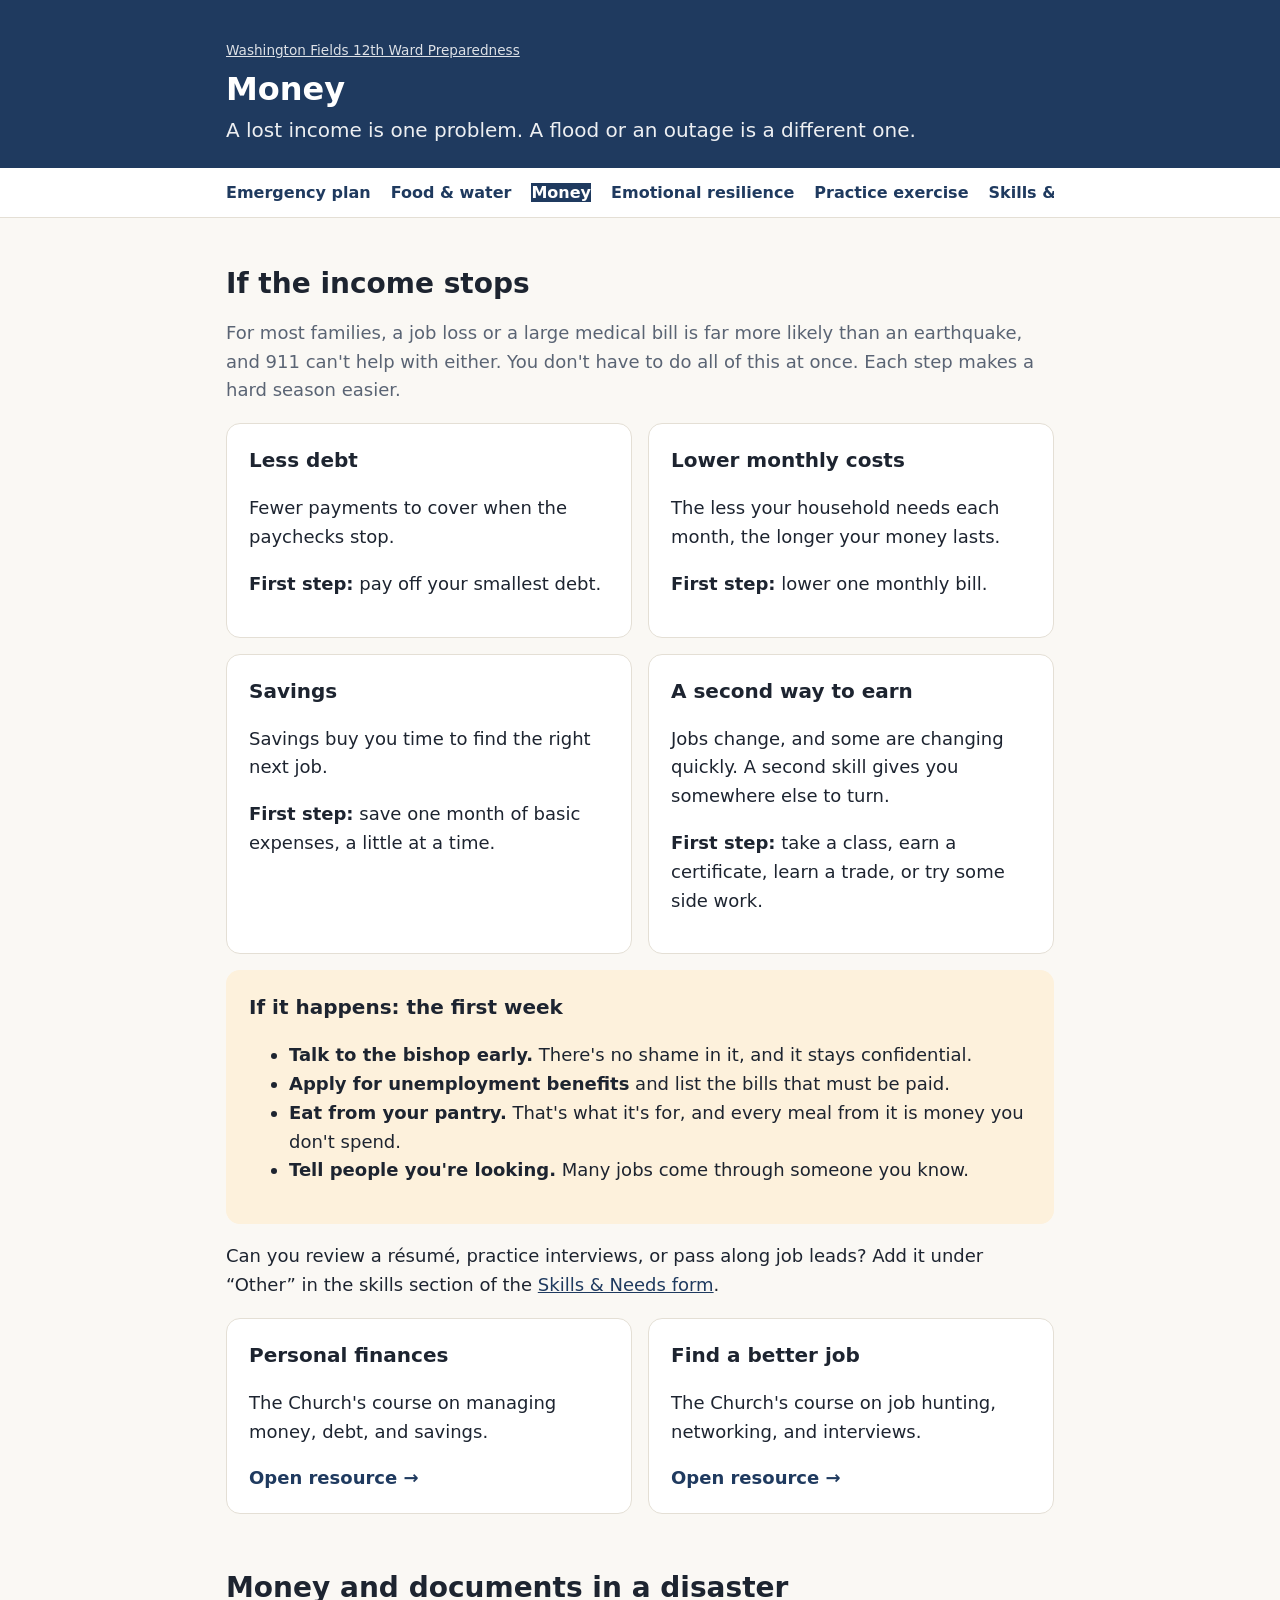
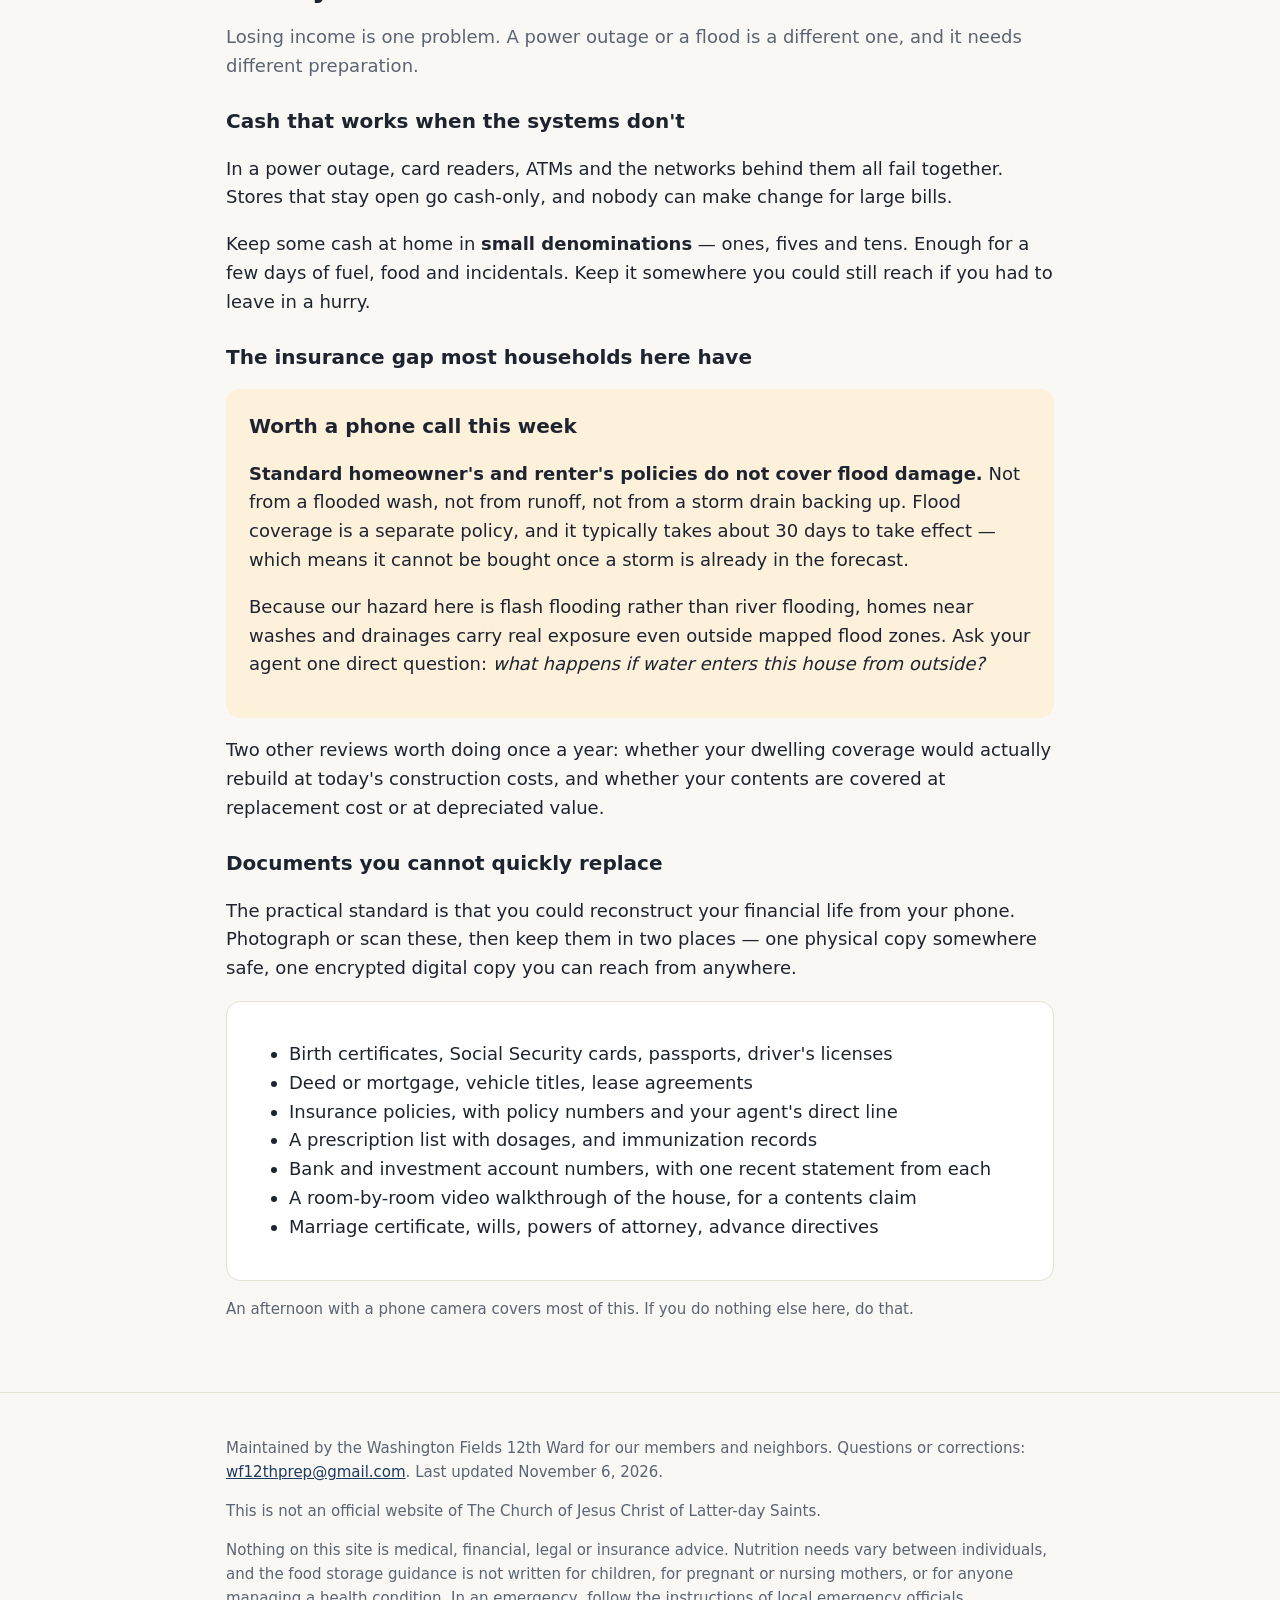
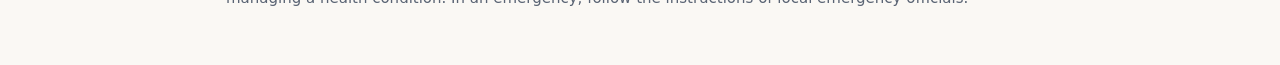
<file: money.html>
<!doctype html>
<html lang="en">
<head>
<meta charset="utf-8">
<meta name="viewport" content="width=device-width, initial-scale=1">
<title>Money — WF 12th Ward Preparedness</title>
<meta name="description" content="Preparing for a lost income, and the cash, insurance and documents a disaster asks for.">

<meta property="og:type" content="website">
<meta property="og:title" content="Money — WF 12th Ward Preparedness">
<meta property="og:description" content="Preparing for a lost income, and the cash, insurance and documents a disaster asks for.">
<meta property="og:url" content="https://ward-preparedness.vercel.app/money.html">
<meta property="og:image" content="https://ward-preparedness.vercel.app/og-image.png">
<meta property="og:image:width" content="1200">
<meta property="og:image:height" content="630">
<meta name="twitter:card" content="summary_large_image">

<link rel="icon" href="data:image/svg+xml,<svg xmlns='http://www.w3.org/2000/svg' viewBox='0 0 32 32'><rect width='32' height='32' rx='7' fill='%231f3a5f'/><path d='M16 6 26 14v12H6V14z' fill='%23f2b544'/></svg>">
<link rel="stylesheet" href="styles.css">
</head>
<body>
<header class="hero compact">
  <div class="wrap">
    <p class="crumb"><a href="index.html">Washington Fields 12th Ward Preparedness</a></p>
    <h1>Money</h1>
    <p class="sub">A lost income is one problem. A flood or an outage is a different one.</p>
  </div>
</header>

<nav class="toc" aria-label="Pages">
  <div class="wrap">
    <ul>
      <li><a href="index.html">Emergency plan</a></li>
      <li><a href="food.html">Food &amp; water</a></li>
      <li><a href="money.html" aria-current="page">Money</a></li>
      <li><a href="resilience.html">Emotional resilience</a></li>
      <li><a href="simulation.html">Practice exercise</a></li>
      <li><a href="index.html#share">Skills &amp; needs</a></li>
    </ul>
  </div>
</nav>

<main class="wrap">

<section id="income">
    <h2>If the income stops</h2>
    <p class="lead">For most families, a job loss or a large medical bill is far more likely than an earthquake, and 911 can't help with either. You don't have to do all of this at once. Each step makes a hard season easier.</p>
    <div class="grid">
      <div class="card">
        <h3>Less debt</h3>
        <p>Fewer payments to cover when the paychecks stop.</p>
        <p><strong>First step:</strong> pay off your smallest debt.</p>
      </div>
      <div class="card">
        <h3>Lower monthly costs</h3>
        <p>The less your household needs each month, the longer your money lasts.</p>
        <p><strong>First step:</strong> lower one monthly bill.</p>
      </div>
      <div class="card">
        <h3>Savings</h3>
        <p>Savings buy you time to find the right next job.</p>
        <p><strong>First step:</strong> save one month of basic expenses, a little at a time.</p>
      </div>
      <div class="card">
        <h3>A second way to earn</h3>
        <p>Jobs change, and some are changing quickly. A second skill gives you somewhere else to turn.</p>
        <p><strong>First step:</strong> take a class, earn a certificate, learn a trade, or try some side work.</p>
      </div>
    </div>
    <div class="card callout">
      <h3 style="margin-top:0">If it happens: the first week</h3>
      <ul>
        <li><strong>Talk to the bishop early.</strong> There's no shame in it, and it stays confidential.</li>
        <li><strong>Apply for unemployment benefits</strong> and list the bills that must be paid.</li>
        <li><strong>Eat from your pantry.</strong> That's what it's for, and every meal from it is money you don't spend.</li>
        <li><strong>Tell people you're looking.</strong> Many jobs come through someone you know.</li>
      </ul>
    </div>
    <p>Can you review a résumé, practice interviews, or pass along job leads? Add it under &ldquo;Other&rdquo; in the skills section of the <a href="index.html#share">Skills &amp; Needs form</a>.</p>
    <div class="grid">
      <a class="card link-card" href="https://www.churchofjesuschrist.org/life/self-reliance/personal-finances?lang=eng" target="_blank" rel="noopener">
        <h3>Personal finances</h3>
        <p>The Church's course on managing money, debt, and savings.</p>
        <span class="go">Open resource →</span>
      </a>
      <a class="card link-card" href="https://www.churchofjesuschrist.org/life/self-reliance/find-a-better-job?lang=eng" target="_blank" rel="noopener">
        <h3>Find a better job</h3>
        <p>The Church's course on job hunting, networking, and interviews.</p>
        <span class="go">Open resource →</span>
      </a>
    </div>
  </section>

<section id="documents">
    <h2>Money and documents in a disaster</h2>
    <p class="lead">Losing income is one problem. A power outage or a flood is a different one, and it needs different preparation.</p>

    <h3>Cash that works when the systems don't</h3>
    <p>In a power outage, card readers, ATMs and the networks behind them all fail together. Stores that stay open go cash-only, and nobody can make change for large bills.</p>
    <p>Keep some cash at home in <strong>small denominations</strong> &mdash; ones, fives and tens. Enough for a few days of fuel, food and incidentals. Keep it somewhere you could still reach if you had to leave in a hurry.</p>

    <h3>The insurance gap most households here have</h3>
    <div class="card callout">
      <h3 style="margin-top:0">Worth a phone call this week</h3>
      <p><strong>Standard homeowner's and renter's policies do not cover flood damage.</strong> Not from a flooded wash, not from runoff, not from a storm drain backing up. Flood coverage is a separate policy, and it typically takes about 30 days to take effect &mdash; which means it cannot be bought once a storm is already in the forecast.</p>
      <p>Because our hazard here is flash flooding rather than river flooding, homes near washes and drainages carry real exposure even outside mapped flood zones. Ask your agent one direct question: <em>what happens if water enters this house from outside?</em></p>
    </div>
    <p>Two other reviews worth doing once a year: whether your dwelling coverage would actually rebuild at today's construction costs, and whether your contents are covered at replacement cost or at depreciated value.</p>

    <h3>Documents you cannot quickly replace</h3>
    <p>The practical standard is that you could reconstruct your financial life from your phone. Photograph or scan these, then keep them in two places &mdash; one physical copy somewhere safe, one encrypted digital copy you can reach from anywhere.</p>
    <div class="card">
      <ul>
        <li>Birth certificates, Social Security cards, passports, driver's licenses</li>
        <li>Deed or mortgage, vehicle titles, lease agreements</li>
        <li>Insurance policies, with policy numbers and your agent's direct line</li>
        <li>A prescription list with dosages, and immunization records</li>
        <li>Bank and investment account numbers, with one recent statement from each</li>
        <li>A room-by-room video walkthrough of the house, for a contents claim</li>
        <li>Marriage certificate, wills, powers of attorney, advance directives</li>
      </ul>
    </div>
    <p class="note">An afternoon with a phone camera covers most of this. If you do nothing else here, do that.</p>
  </section>

</main>

<footer>
  <div class="wrap">
    <p>Maintained by the Washington Fields 12th Ward for our members and neighbors. Questions or corrections: <a href="mailto:wf12thprep@gmail.com">wf12thprep@gmail.com</a>. Last updated November 6, 2026.</p>
    <p>This is not an official website of The Church of Jesus Christ of Latter-day Saints.</p>
    <p>Nothing on this site is medical, financial, legal or insurance advice. Nutrition needs vary between individuals, and the food storage guidance is not written for children, for pregnant or nursing mothers, or for anyone managing a health condition. In an emergency, follow the instructions of local emergency officials.</p>
  </div>
</footer>

</body>
</html>
</file>
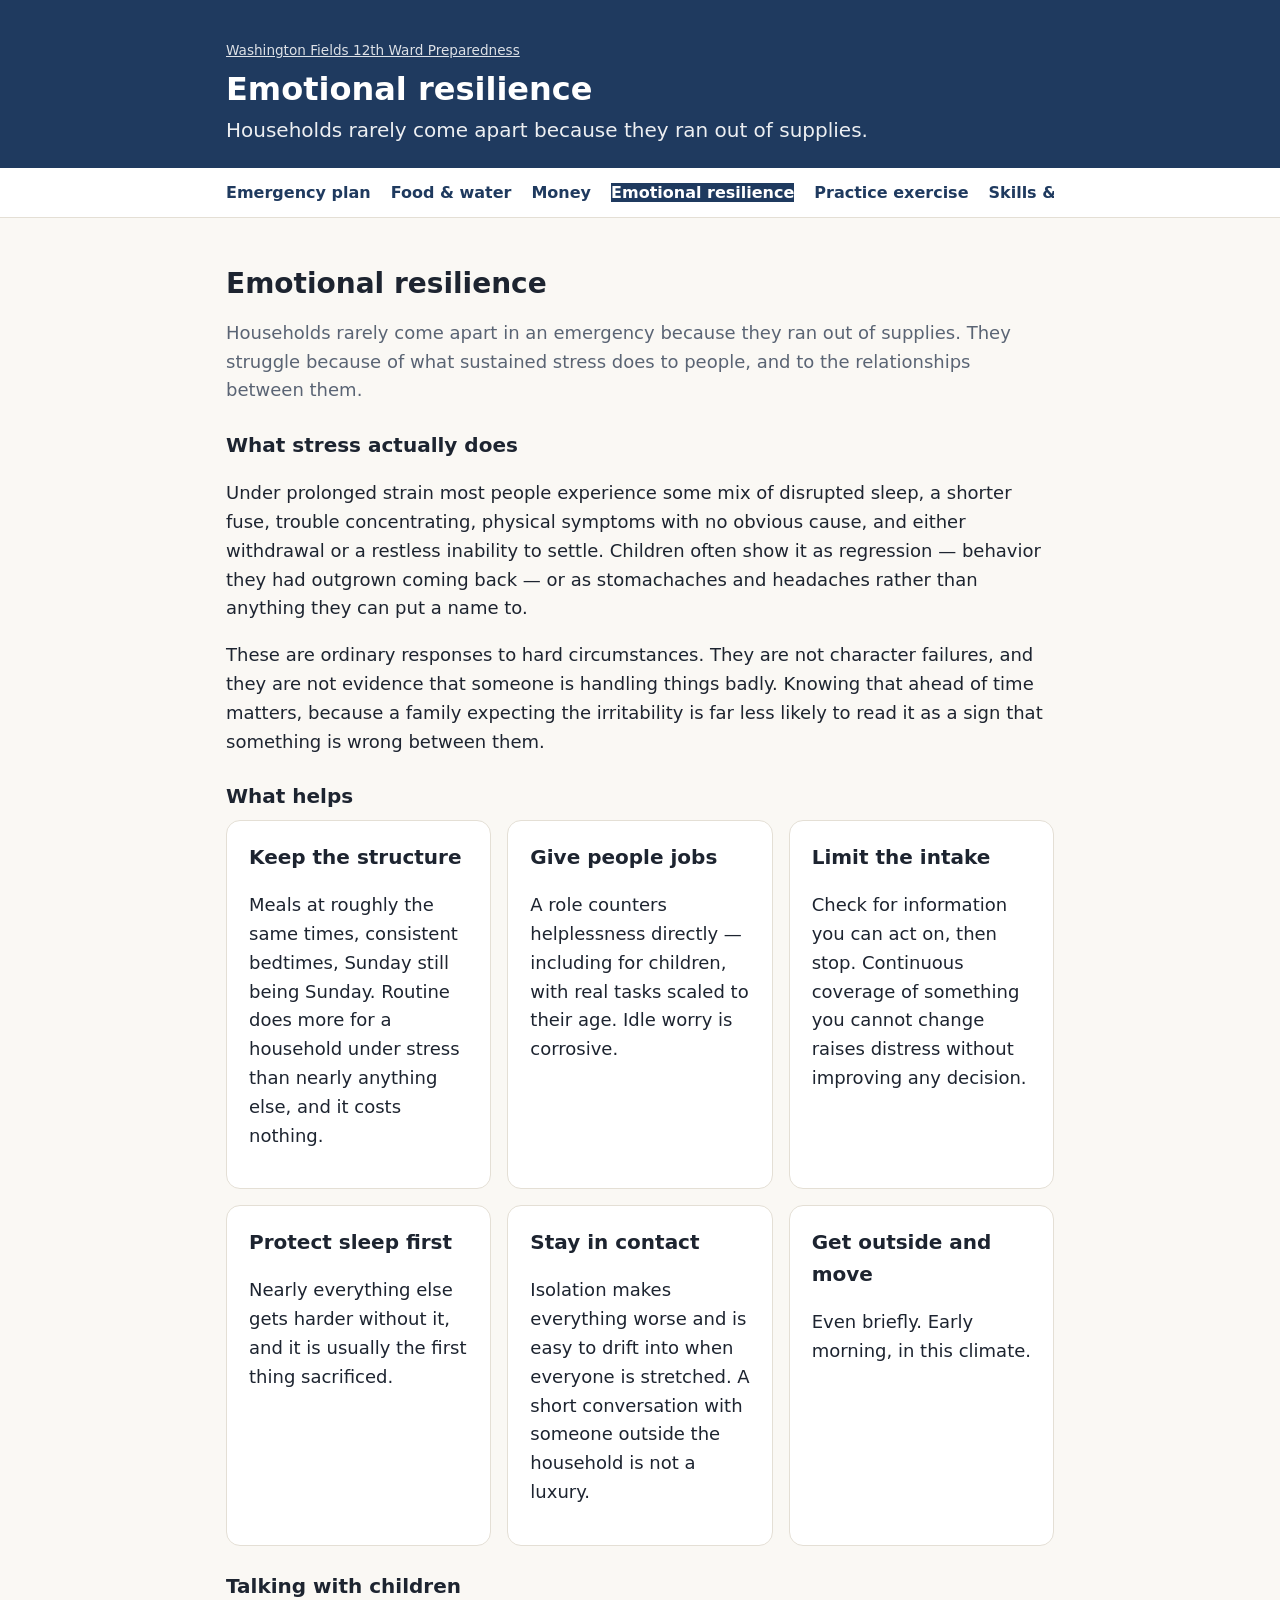
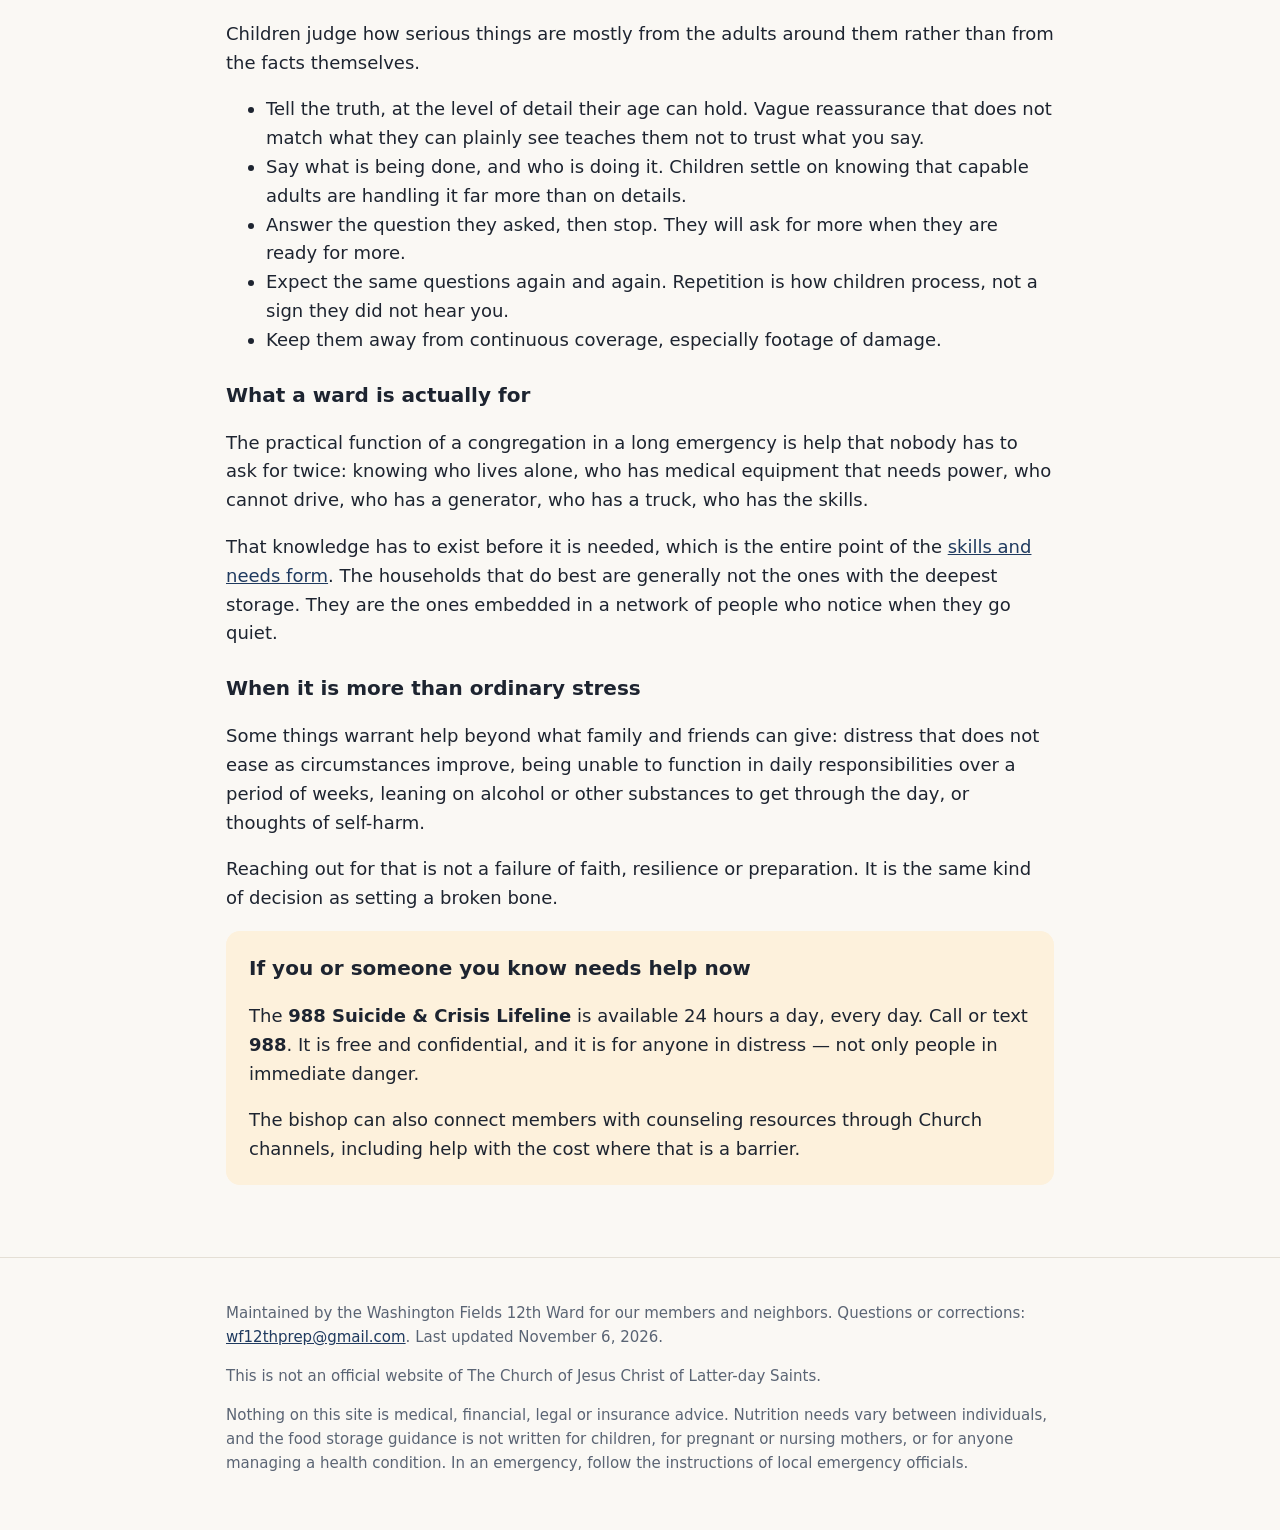
<file: resilience.html>
<!doctype html>
<html lang="en">
<head>
<meta charset="utf-8">
<meta name="viewport" content="width=device-width, initial-scale=1">
<title>Emotional resilience — WF 12th Ward Preparedness</title>
<meta name="description" content="What sustained stress does to a household, what helps, and where to turn when it is more than that.">

<meta property="og:type" content="website">
<meta property="og:title" content="Emotional resilience — WF 12th Ward Preparedness">
<meta property="og:description" content="What sustained stress does to a household, what helps, and where to turn when it is more than that.">
<meta property="og:url" content="https://ward-preparedness.vercel.app/resilience.html">
<meta property="og:image" content="https://ward-preparedness.vercel.app/og-image.png">
<meta property="og:image:width" content="1200">
<meta property="og:image:height" content="630">
<meta name="twitter:card" content="summary_large_image">

<link rel="icon" href="data:image/svg+xml,<svg xmlns='http://www.w3.org/2000/svg' viewBox='0 0 32 32'><rect width='32' height='32' rx='7' fill='%231f3a5f'/><path d='M16 6 26 14v12H6V14z' fill='%23f2b544'/></svg>">
<link rel="stylesheet" href="styles.css">
</head>
<body>
<header class="hero compact">
  <div class="wrap">
    <p class="crumb"><a href="index.html">Washington Fields 12th Ward Preparedness</a></p>
    <h1>Emotional resilience</h1>
    <p class="sub">Households rarely come apart because they ran out of supplies.</p>
  </div>
</header>

<nav class="toc" aria-label="Pages">
  <div class="wrap">
    <ul>
      <li><a href="index.html">Emergency plan</a></li>
      <li><a href="food.html">Food &amp; water</a></li>
      <li><a href="money.html">Money</a></li>
      <li><a href="resilience.html" aria-current="page">Emotional resilience</a></li>
      <li><a href="simulation.html">Practice exercise</a></li>
      <li><a href="index.html#share">Skills &amp; needs</a></li>
    </ul>
  </div>
</nav>

<main class="wrap">

<section id="resilience">
    <h2>Emotional resilience</h2>
    <p class="lead">Households rarely come apart in an emergency because they ran out of supplies. They struggle because of what sustained stress does to people, and to the relationships between them.</p>

    <h3>What stress actually does</h3>
    <p>Under prolonged strain most people experience some mix of disrupted sleep, a shorter fuse, trouble concentrating, physical symptoms with no obvious cause, and either withdrawal or a restless inability to settle. Children often show it as regression &mdash; behavior they had outgrown coming back &mdash; or as stomachaches and headaches rather than anything they can put a name to.</p>
    <p>These are ordinary responses to hard circumstances. They are not character failures, and they are not evidence that someone is handling things badly. Knowing that ahead of time matters, because a family expecting the irritability is far less likely to read it as a sign that something is wrong between them.</p>

    <h3>What helps</h3>
    <div class="grid">
      <div class="card">
        <h3>Keep the structure</h3>
        <p>Meals at roughly the same times, consistent bedtimes, Sunday still being Sunday. Routine does more for a household under stress than nearly anything else, and it costs nothing.</p>
      </div>
      <div class="card">
        <h3>Give people jobs</h3>
        <p>A role counters helplessness directly &mdash; including for children, with real tasks scaled to their age. Idle worry is corrosive.</p>
      </div>
      <div class="card">
        <h3>Limit the intake</h3>
        <p>Check for information you can act on, then stop. Continuous coverage of something you cannot change raises distress without improving any decision.</p>
      </div>
      <div class="card">
        <h3>Protect sleep first</h3>
        <p>Nearly everything else gets harder without it, and it is usually the first thing sacrificed.</p>
      </div>
      <div class="card">
        <h3>Stay in contact</h3>
        <p>Isolation makes everything worse and is easy to drift into when everyone is stretched. A short conversation with someone outside the household is not a luxury.</p>
      </div>
      <div class="card">
        <h3>Get outside and move</h3>
        <p>Even briefly. Early morning, in this climate.</p>
      </div>
    </div>

    <h3>Talking with children</h3>
    <p>Children judge how serious things are mostly from the adults around them rather than from the facts themselves.</p>
    <ul>
      <li>Tell the truth, at the level of detail their age can hold. Vague reassurance that does not match what they can plainly see teaches them not to trust what you say.</li>
      <li>Say what is being done, and who is doing it. Children settle on knowing that capable adults are handling it far more than on details.</li>
      <li>Answer the question they asked, then stop. They will ask for more when they are ready for more.</li>
      <li>Expect the same questions again and again. Repetition is how children process, not a sign they did not hear you.</li>
      <li>Keep them away from continuous coverage, especially footage of damage.</li>
    </ul>

    <h3>What a ward is actually for</h3>
    <p>The practical function of a congregation in a long emergency is help that nobody has to ask for twice: knowing who lives alone, who has medical equipment that needs power, who cannot drive, who has a generator, who has a truck, who has the skills.</p>
    <p>That knowledge has to exist before it is needed, which is the entire point of the <a href="index.html#share">skills and needs form</a>. The households that do best are generally not the ones with the deepest storage. They are the ones embedded in a network of people who notice when they go quiet.</p>

    <h3>When it is more than ordinary stress</h3>
    <p>Some things warrant help beyond what family and friends can give: distress that does not ease as circumstances improve, being unable to function in daily responsibilities over a period of weeks, leaning on alcohol or other substances to get through the day, or thoughts of self-harm.</p>
    <p>Reaching out for that is not a failure of faith, resilience or preparation. It is the same kind of decision as setting a broken bone.</p>

    <div class="card callout" id="crisis-line">
      <h3 style="margin-top:0">If you or someone you know needs help now</h3>
      <p>The <strong>988 Suicide &amp; Crisis Lifeline</strong> is available 24 hours a day, every day. Call or text <strong>988</strong>. It is free and confidential, and it is for anyone in distress &mdash; not only people in immediate danger.</p>
      <p style="margin-bottom:0">The bishop can also connect members with counseling resources through Church channels, including help with the cost where that is a barrier.</p>
    </div>
  </section>

</main>

<footer>
  <div class="wrap">
    <p>Maintained by the Washington Fields 12th Ward for our members and neighbors. Questions or corrections: <a href="mailto:wf12thprep@gmail.com">wf12thprep@gmail.com</a>. Last updated November 6, 2026.</p>
    <p>This is not an official website of The Church of Jesus Christ of Latter-day Saints.</p>
    <p>Nothing on this site is medical, financial, legal or insurance advice. Nutrition needs vary between individuals, and the food storage guidance is not written for children, for pregnant or nursing mothers, or for anyone managing a health condition. In an emergency, follow the instructions of local emergency officials.</p>
  </div>
</footer>

</body>
</html>
</file>
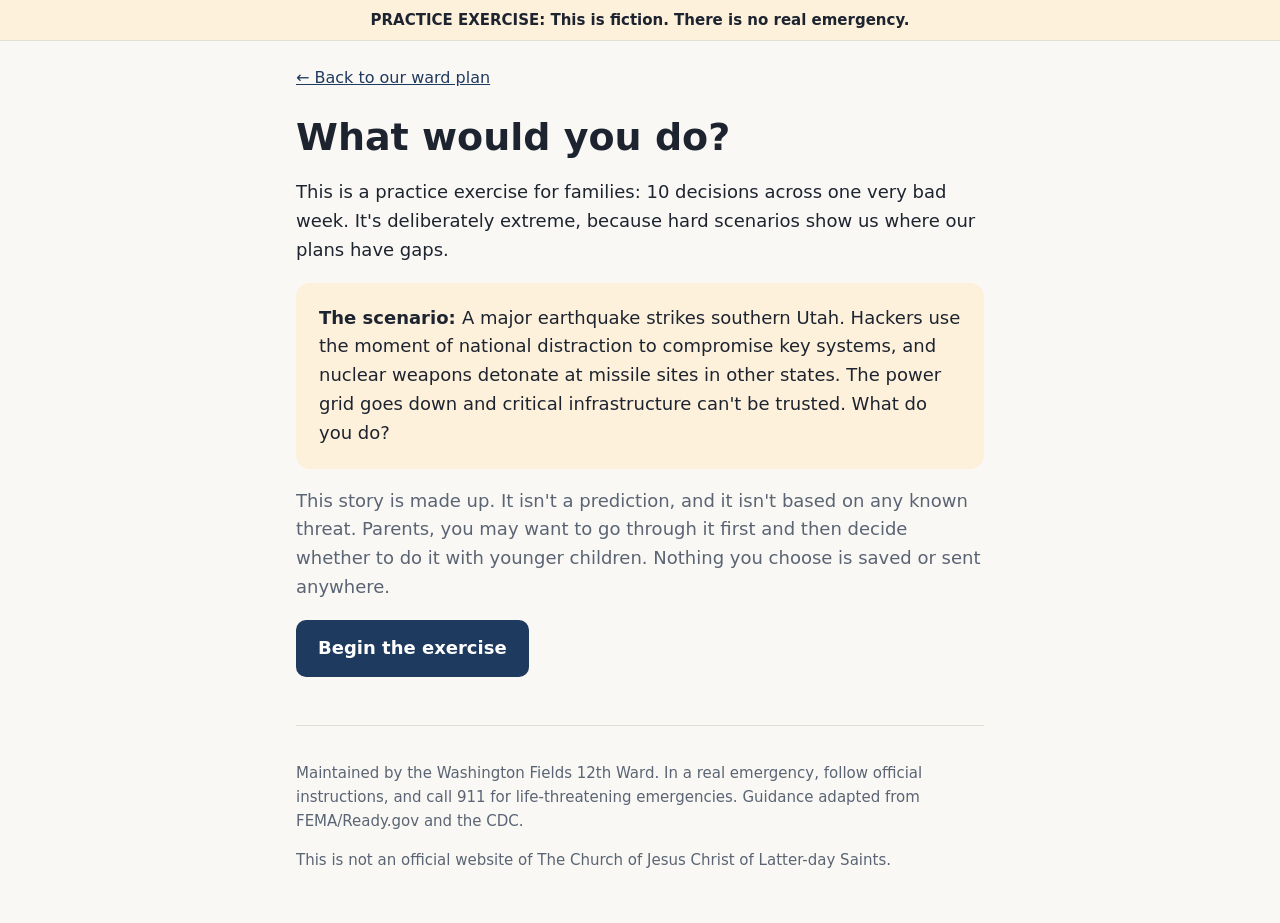
<file: simulation.html>
<!doctype html>
<html lang="en">
<head>
<meta charset="utf-8">
<meta name="viewport" content="width=device-width, initial-scale=1">
<title>Preparedness Exercise | Washington Fields 12th Ward</title>
<meta name="description" content="A fictional, choose-your-response exercise for families. This is practice, not a real event.">
<meta name="robots" content="noindex">

<!-- Link preview says "exercise" up front so a shared link can't be mistaken for a real alert. -->
<meta property="og:type" content="website">
<meta property="og:url" content="https://ward-preparedness.vercel.app/simulation.html">
<meta property="og:title" content="Preparedness Exercise (Fictional Scenario)">
<meta property="og:description" content="A choose-your-response practice exercise for families. This is fiction, not a real event.">
<meta property="og:image" content="https://ward-preparedness.vercel.app/og-image.png">
<meta property="og:image:width" content="1200">
<meta property="og:image:height" content="630">

<link rel="icon" href="data:image/svg+xml,<svg xmlns='http://www.w3.org/2000/svg' viewBox='0 0 32 32'><rect width='32' height='32' rx='7' fill='%231f3a5f'/><path d='M16 6 26 14v12H6V14z' fill='%23f2b544'/></svg>">
<style>
  :root {
    --bg: #faf8f4; --surface: #ffffff; --text: #1d2430; --muted: #5a6474; --line: #e4dfd5;
    --brand: #1f3a5f; --brand-ink: #ffffff; --accent: #b86e00; --accent-soft: #fdf1dc;
    --good: #237a3b; --good-soft: #e5f3e9; --warn: #a8481c; --warn-soft: #fbeee7;
  }
  @media (prefers-color-scheme: dark) {
    :root:not([data-theme="light"]) {
      --bg: #12161d; --surface: #1a2029; --text: #e9ecf1; --muted: #a3adbb; --line: #2c3440;
      --brand: #8fb3e0; --brand-ink: #0d1520; --accent: #f2b544; --accent-soft: #2a2416;
      --good: #6fcf8e; --good-soft: #17281d; --warn: #f0a07a; --warn-soft: #2e1e16;
    }
  }
  :root[data-theme="dark"] {
    --bg: #12161d; --surface: #1a2029; --text: #e9ecf1; --muted: #a3adbb; --line: #2c3440;
    --brand: #8fb3e0; --brand-ink: #0d1520; --accent: #f2b544; --accent-soft: #2a2416;
    --good: #6fcf8e; --good-soft: #17281d; --warn: #f0a07a; --warn-soft: #2e1e16;
  }
  * { box-sizing: border-box; }
  body { margin: 0; background: var(--bg); color: var(--text); font: 18px/1.6 system-ui, -apple-system, "Segoe UI", Roboto, sans-serif; }
  a { color: var(--brand); }
  .wrap { max-width: 720px; margin: 0 auto; padding: 0 16px; }

  /* Always on screen, so a screenshot or a late arrival can't mistake this for a real alert. */
  .exercise-banner { position: sticky; top: 0; z-index: 5; background: var(--accent-soft); border-bottom: 1px solid var(--line); font-size: 15px; font-weight: 700; text-align: center; padding: 8px 16px; }

  header.top { padding: 24px 0 0; font-size: 16px; }
  main { padding: 16px 0 48px; }
  h1 { font-size: clamp(28px, 6vw, 38px); line-height: 1.2; margin: 8px 0 12px; }
  h2 { font-size: 25px; line-height: 1.3; margin: 0 0 12px; }
  h1:focus, h2:focus { outline: none; }
  h3 { font-size: 20px; margin: 24px 0 8px; }
  .muted { color: var(--muted); }
  .card { background: var(--surface); border: 1px solid var(--line); border-radius: 14px; padding: 20px 22px; margin: 16px 0; }
  .callout { background: var(--accent-soft); border-color: transparent; }

  .btn { display: inline-block; font: inherit; font-weight: 600; padding: 12px 20px; border-radius: 10px; border: 2px solid transparent; background: var(--brand); color: var(--brand-ink); cursor: pointer; text-decoration: none; }
  .btn-ghost { background: transparent; color: var(--brand); border-color: currentColor; }
  .actions { display: flex; flex-wrap: wrap; gap: 12px; margin-top: 16px; }

  .progress { display: flex; justify-content: space-between; gap: 12px; font-size: 15px; color: var(--muted); margin-bottom: 6px; }
  .when { font-weight: 700; color: var(--accent); }
  .bar { height: 6px; background: var(--line); border-radius: 3px; overflow: hidden; margin-bottom: 20px; }
  .bar span { display: block; height: 100%; background: var(--brand); }

  .choices { display: grid; gap: 10px; margin-top: 16px; }
  .choice { display: block; width: 100%; text-align: left; font: inherit; color: var(--text); background: var(--surface); border: 2px solid var(--line); border-radius: 12px; padding: 14px 16px; cursor: pointer; }
  .choice:hover:not(:disabled) { border-color: var(--brand); }
  .choice:disabled { cursor: default; }
  .choice.best { border-color: var(--good); background: var(--good-soft); }
  .choice.missed { border-color: var(--warn); background: var(--warn-soft); }
  .tag { display: block; font-size: 14px; font-weight: 700; margin-top: 4px; }
  .best .tag { color: var(--good); }
  .missed .tag { color: var(--warn); }

  .why { margin-top: 16px; }
  .why p { margin: 0 0 8px; }
  .why p:last-child { margin-bottom: 0; }
  .plan-note { font-size: 16px; color: var(--muted); }

  .score { font-size: 48px; font-weight: 800; color: var(--brand); line-height: 1.1; }
  ul.tidy { padding-left: 22px; margin: 8px 0; }
  ul.tidy li { margin-bottom: 8px; }
  footer { border-top: 1px solid var(--line); padding: 20px 0 36px; color: var(--muted); font-size: 15px; }
</style>
</head>
<body>

<div class="exercise-banner" role="note">PRACTICE EXERCISE: This is fiction. There is no real emergency.</div>

<div class="wrap">
  <header class="top"><a href="/">&larr; Back to our ward plan</a></header>
  <main id="app"></main>
  <footer>
    <p>Maintained by the Washington Fields 12th Ward. In a real emergency, follow official instructions, and call 911 for life-threatening emergencies. Guidance adapted from FEMA/Ready.gov and the CDC.</p>
    <p>This is not an official website of The Church of Jesus Christ of Latter-day Saints.</p>
  </footer>
</div>

<script>
  const SKILLS_FORM = "https://forms.gle/gZVnFFsvJEUMPPtM8";
  const SURVEY_FORM = "https://forms.gle/j41nPV3mEBQNdYiw7";

  // Each scene: exactly one choice has best: true. `plan` ties the answer back to the ward plan.
  const SCENES = [
    {
      when: "0 minutes",
      story: "It's a weekday afternoon and you're at home with your family. A violent earthquake hits and the house starts to shake hard. Dishes crash to the floor.",
      question: "What do you do right now?",
      choices: [
        { text: "Run outside as fast as you can." },
        { text: "Stand in a doorway and brace yourself." },
        { text: "Drop, get under a sturdy table, and hold on.", best: true },
      ],
      why: "Most earthquake injuries come from falling objects and from trying to move during the shaking. A doorway gives no special protection in a modern home.",
    },
    {
      when: "10 minutes",
      story: "The shaking has stopped. Everyone in your home is unhurt, with some cracked drywall. You don't smell gas or hear any hissing. The power is out.",
      question: "What's next?",
      choices: [
        { text: "Shut off the gas, just to be safe." },
        { text: "Put the OK sign in your front window and check on your neighbors.", best: true },
        { text: "Drive to the store for supplies before the lines get long." },
      ],
      why: "Shut off gas only if you smell it or hear hissing. Once it's off, a qualified technician has to restore it, which can take a long time after a major disaster. Stay off the roads so responders can get through.",
      plan: "Our plan: steps 3 to 5 of the first hour.",
    },
    {
      when: "1 hour",
      story: "On your crank radio, you hear a stunning report: hackers have struck key national systems while the country is distracted by the earthquake. Nuclear weapons have detonated at missile sites in other states. The grid is down across the region. Officials warn that fallout may reach some areas and tell everyone to shelter indoors.",
      question: "Your family usually gathers at the meetinghouse on Log Lane. What do you do?",
      choices: [
        { text: "Walk to the meetinghouse, because that's the plan." },
        { text: "Load the car and try to outrun it to relatives in another state." },
        { text: "Get inside, stay inside, and keep listening to the radio.", best: true },
      ],
      why: "An official shelter order comes before the gathering plan. Time outdoors or stuck on a road is the exposure you're trying to avoid. Plan on at least 24 hours, and leave earlier only for an immediate danger like a fire, a gas leak, or a collapsing building, or when officials say it's safe.",
      plan: "Our plan changes here: no one should be expected at the meetinghouse until officials say it's safe to go outside.",
    },
    {
      when: "1 hour, 15 minutes",
      story: "You have a few minutes to choose where to wait out the next day. An aftershock rattles the house, but it's still standing.",
      question: "Where do you shelter, and how do you set up?",
      choices: [
        { text: "In the basement or the most central room, with windows closed and any fans or A/C off.", best: true },
        { text: "Upstairs by a window, so you can watch what's coming." },
        { text: "In the garage, next to the car, in case you need to leave quickly." },
      ],
      why: "Put as many walls and as much distance as you can between you and the outside. Basements and the center of a building protect best. If your home is badly damaged, go to the nearest sturdy building instead. Bring pets inside too.",
    },
    {
      when: "3 hours",
      story: "A neighbor pounds on your door. They were outside for a long time checking on a relative, and their jacket and hair are dusty. They're scared.",
      question: "What do you do?",
      choices: [
        { text: "Sit them down on the couch with a blanket and calm them first." },
        { text: "Don't open the door. They could contaminate your family." },
        { text: "Bring them in, have them take off their outer clothes right at the door and bag them, then wash.", best: true },
      ],
      why: "Removing the outer layer can remove up to 90% of radioactive material. Undress gently so dust doesn't shake loose, seal the clothes in a bag away from people, and wash with soap and water. Use shampoo but no conditioner. No running water? Wipe skin and hair with a clean wet cloth.",
      plan: "Put trash bags and a change of clothes in your 72-hour kit.",
    },
    {
      when: "12 hours",
      story: "Your phone briefly finds a signal. A text from an unknown number says: \"OFFICIAL: all clear. Everyone report to the meetinghouse for supplies now.\" Key systems have been compromised, and you don't know who sent it.",
      question: "How do you respond?",
      choices: [
        { text: "Go now. Supplies may run out." },
        { text: "Stay put and check it against the radio before you believe it or pass it on.", best: true },
        { text: "Forward it to everyone you know, just in case." },
      ],
      why: "In a crisis, false messages spread quickly, especially if systems have been hacked. Check against KDXU 890 AM, NOAA Weather Radio at 162.475 MHz, or a ward leader you know personally. A battery or crank radio doesn't depend on the internet or cell towers.",
      plan: "Our plan: step 7, listen for official updates.",
    },
    {
      when: "20 hours",
      story: "Someone on your street says everyone needs to take iodine right away, and suggests iodized table salt or a bottle of antiseptic.",
      question: "What's the right call?",
      choices: [
        { text: "Eat a few spoonfuls of iodized salt, since it's what you have." },
        { text: "Take potassium iodide only if officials tell you to, and never use salt or antiseptic.", best: true },
        { text: "Dab antiseptic iodine on your skin to be safe." },
      ],
      why: "Potassium iodide protects only the thyroid, and only when public health officials direct its use. Table salt doesn't contain nearly enough iodine, and household iodine products can make you sick.",
    },
    {
      when: "Day 2",
      story: "Officials say your area may go outside for short trips. The taps are dry, and the refrigerator has been warm since yesterday.",
      question: "What does your family eat and drink?",
      choices: [
        { text: "Vegetables from the garden and water from an open rain barrel." },
        { text: "Whatever is left in the refrigerator, so it doesn't go to waste." },
        { text: "Stored water and pantry food, plus anything still frozen. Throw out the warm refrigerator food.", best: true },
      ],
      why: "Food and water that stayed indoors or in sealed containers are safe. Wipe outdoor containers with a damp cloth before opening them. Avoid garden produce and uncovered outdoor water until officials say they're safe. Refrigerated food generally isn't safe after about 4 hours without power.",
      plan: "This is why we store two weeks of water and three months of everyday food. Try the calculator to see your family's numbers.",
    },
    {
      when: "Day 3",
      story: "You check in at the meetinghouse parking lot. Leaders ask you to look in on a man on your street who uses an oxygen concentrator. His battery is nearly dead. You own a generator.",
      question: "How do you help?",
      choices: [
        { text: "Run the generator outdoors, at least 20 feet from doors and windows, and run an extension cord to him.", best: true },
        { text: "Run it in his garage with the door open, to keep it safe from theft." },
        { text: "Keep it at your house. You may need the fuel later." },
      ],
      why: "Generator exhaust can kill within minutes, and an open garage door doesn't make it safe. Keep it outdoors, away from all openings, and tell leaders about his oxygen supply so they can find a longer-term answer.",
      plan: "Leaders knew about him because he shared his needs on the Skills & Needs form, and they knew about your generator because you did too.",
    },
    {
      when: "Day 7",
      story: "Power is still out, and cards and ATMs don't work. Your food storage is holding up, but a family on your street has almost nothing. Others are starting to notice who has food.",
      question: "What do you do?",
      choices: [
        { text: "Hide everything and tell no one. Your family comes first." },
        { text: "Share through ward leaders, pool food and skills, and keep enough for your family.", best: true },
        { text: "Hand out everything you have to whoever asks." },
      ],
      why: "A coordinated response makes supplies last longer, gets help to those who need it most, and keeps neighbors working together. It's also the reason we prepare in the first place: to care for our families and be able to help others.",
      plan: "A little cash in small bills in your kit helps when cards don't work.",
    },
  ];

  const app = document.getElementById("app");
  let index = 0;
  let score = 0;

  function el(tag, props = {}, ...children) {
    const node = Object.assign(document.createElement(tag), props);
    node.append(...children);
    return node;
  }

  function show(...nodes) {
    app.replaceChildren(...nodes);
    window.scrollTo(0, 0);
    const heading = app.querySelector("h1, h2");
    if (heading) { heading.tabIndex = -1; heading.focus({ preventScroll: true }); }
  }

  function start() {
    index = 0;
    score = 0;
    const begin = el("button", { className: "btn", type: "button", textContent: "Begin the exercise" });
    begin.addEventListener("click", renderScene);
    show(
      el("h1", { textContent: "What would you do?" }),
      el("p", { textContent: "This is a practice exercise for families: 10 decisions across one very bad week. It's deliberately extreme, because hard scenarios show us where our plans have gaps." }),
      el("div", { className: "card callout" },
        el("strong", { textContent: "The scenario: " }),
        "A major earthquake strikes southern Utah. Hackers use the moment of national distraction to compromise key systems, and nuclear weapons detonate at missile sites in other states. The power grid goes down and critical infrastructure can't be trusted. What do you do?"),
      el("p", { className: "muted", textContent: "This story is made up. It isn't a prediction, and it isn't based on any known threat. Parents, you may want to go through it first and then decide whether to do it with younger children. Nothing you choose is saved or sent anywhere." }),
      el("div", { className: "actions" }, begin),
    );
  }

  function renderScene() {
    const scene = SCENES[index];
    const nextLabel = index === SCENES.length - 1 ? "See how you did" : "Next";
    const buttons = scene.choices.map((choice) => {
      const button = el("button", { className: "choice", type: "button", textContent: choice.text });
      button.addEventListener("click", () => answer(scene, choice, buttons, feedback, nextLabel));
      return button;
    });
    const feedback = el("div", { "ariaLive": "polite" });
    const percent = Math.round((index / SCENES.length) * 100);
    const fill = el("span");
    fill.style.width = percent + "%";
    show(
      el("div", { className: "progress" },
        el("span", { className: "when", textContent: scene.when }),
        el("span", { textContent: `Decision ${index + 1} of ${SCENES.length}` })),
      el("div", { className: "bar" }, fill),
      el("p", { textContent: scene.story }),
      el("h2", { textContent: scene.question }),
      el("div", { className: "choices" }, ...buttons),
      feedback,
    );
  }

  function answer(scene, choice, buttons, feedback, nextLabel) {
    if (choice.best) score += 1;
    scene.choices.forEach((option, i) => {
      buttons[i].disabled = true;
      if (option.best) {
        buttons[i].classList.add("best");
        buttons[i].append(el("span", { className: "tag", textContent: "Best choice" }));
      } else if (option === choice) {
        buttons[i].classList.add("missed");
        buttons[i].append(el("span", { className: "tag", textContent: "Your choice" }));
      }
    });
    const next = el("button", { className: "btn", type: "button", textContent: nextLabel });
    next.addEventListener("click", () => {
      index += 1;
      if (index < SCENES.length) renderScene(); else renderEnd();
    });
    const why = el("div", { className: "card why" },
      el("p", {},
        el("strong", { textContent: choice.best ? "Good call. " : "Here's a safer choice. " }),
        scene.why));
    if (scene.plan) why.append(el("p", { className: "plan-note", textContent: scene.plan }));
    feedback.replaceChildren(why, el("div", { className: "actions" }, next));
    next.focus({ preventScroll: true });
  }

  function link(href, text) {
    return el("a", { href, textContent: text, ...(href.startsWith("http") ? { target: "_blank", rel: "noopener" } : {}) });
  }
  function item(...children) { return el("li", {}, ...children); }

  function renderEnd() {
    const again = el("button", { className: "btn btn-ghost", type: "button", textContent: "Try it again" });
    again.addEventListener("click", start);
    show(
      el("h1", { textContent: "You made it through the week" }),
      el("div", { className: "card" },
        el("div", { className: "score", textContent: `${score} of ${SCENES.length}` }),
        el("p", { textContent: "best choices. This isn't a test. Every decision you talked through today is one you won't have to work out in the dark." })),
      el("div", { className: "card callout" },
        el("strong", { textContent: "This story was fiction. " }),
        "The steps you practiced apply to the emergencies we're far more likely to face here: earthquakes, summer outages, floods, and fires. “If ye are prepared ye shall not fear.” (D&C 38:30)"),
      el("h2", { textContent: "Could your household really do this?" }),
      el("ul", { className: "tidy" },
        item("A battery or crank radio, and you know the stations"),
        item("Two weeks of water and a way to treat more: ", link("/#calculator", "work out your family's amounts")),
        item("A 72-hour kit with trash bags, a change of clothes, medications, and some cash"),
        item("A place to shelter at home, chosen ahead of time, and your OK and HELP signs ready"),
        item("Your skills and needs shared with ward leaders: ", link(SKILLS_FORM, "fill out the form")),
      ),
      el("h3", { textContent: "Talk about it as a family" }),
      el("ul", { className: "tidy" },
        item("Which decision surprised you most?"),
        item("Where would we shelter if you were at school or work when it happened?"),
        item("Which neighbor would need us first?"),
      ),
      el("div", { className: "actions" },
        el("a", { className: "btn", href: SURVEY_FORM, target: "_blank", rel: "noopener", textContent: "Take the preparedness survey" }),
        again),
      el("p", { className: "muted", style: "margin-top:20px" },
        "Official guidance: ", link("https://www.ready.gov/nuclear-explosion", "Ready.gov: Radiation and nuclear emergencies"),
        ", and ", link("https://www.churchofjesuschrist.org/life/preparedness?lang=eng", "Church preparedness resources"), "."),
    );
  }

  start();
</script>
</body>
</html>
</file>
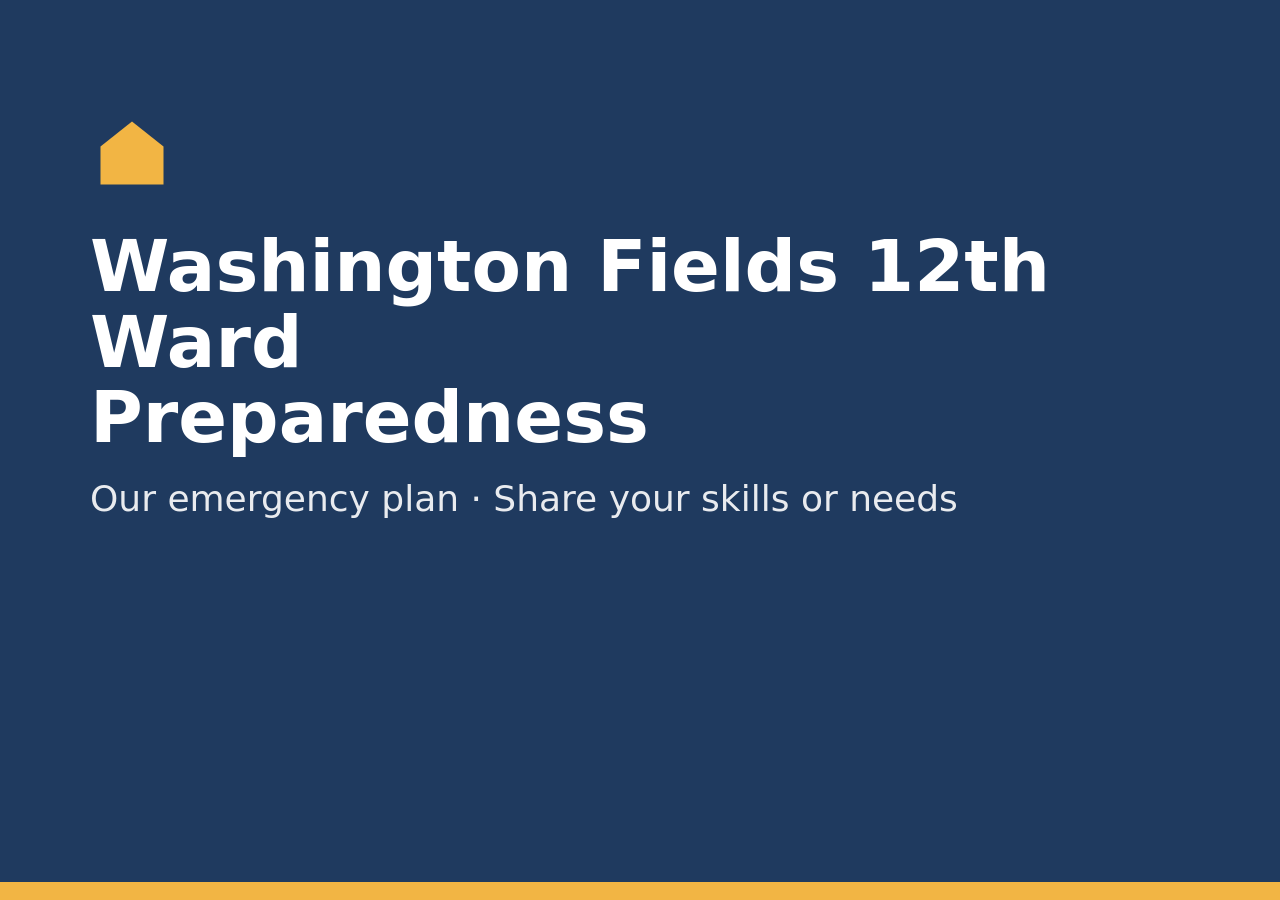
<file: tools/og-image.html>
<!doctype html><html><head><meta charset="utf-8"><style>
html,body{margin:0;width:1200px;height:630px}
body{background:#1f3a5f;color:#fff;font-family:system-ui,-apple-system,"Segoe UI",sans-serif;display:flex;flex-direction:column;justify-content:center;padding:0 90px;box-sizing:border-box}
.mark{width:84px;height:84px;margin-bottom:34px}
h1{font-size:72px;line-height:1.05;margin:0 0 22px}
p{font-size:36px;margin:0;opacity:.9}
.bar{position:absolute;left:0;bottom:0;width:100%;height:18px;background:#f2b544}
</style></head><body>
<svg class="mark" viewBox="0 0 32 32"><path d="M16 4 28 13.5V28H4V13.5z" fill="#f2b544"/></svg>
<h1>Washington Fields 12th Ward<br>Preparedness</h1>
<p>Our emergency plan · Share your skills or needs</p>
<div class="bar"></div>
</body></html>
</file>
<file: styles.css>
:root {
    --bg: #faf8f4;
    --surface: #ffffff;
    --text: #1d2430;
    --muted: #5a6474;
    --line: #e4dfd5;
    --brand: #1f3a5f;
    --brand-ink: #ffffff;
    --accent: #b86e00;
    --accent-soft: #fdf1dc;
    --fill-bg: #fff4b8;
    --fill-line: #d9a400;
  }
  @media (prefers-color-scheme: dark) {
    :root:not([data-theme="light"]) {
      --bg: #12161d; --surface: #1a2029; --text: #e9ecf1; --muted: #a3adbb;
      --line: #2c3440; --brand: #8fb3e0; --brand-ink: #0d1520;
      --accent: #f2b544; --accent-soft: #2a2416; --fill-bg: #4a3d0a; --fill-line: #c9a227;
    }
  }
  :root[data-theme="dark"] {
    --bg: #12161d; --surface: #1a2029; --text: #e9ecf1; --muted: #a3adbb;
    --line: #2c3440; --brand: #8fb3e0; --brand-ink: #0d1520;
    --accent: #f2b544; --accent-soft: #2a2416; --fill-bg: #4a3d0a; --fill-line: #c9a227;
  }

  * { box-sizing: border-box; }
  html { scroll-behavior: smooth; }
  body {
    margin: 0; background: var(--bg); color: var(--text);
    font: 18px/1.6 system-ui, -apple-system, "Segoe UI", Roboto, sans-serif;
  }
  a { color: var(--brand); }
  .wrap { max-width: 860px; margin: 0 auto; padding: 0 16px; }

  /* Placeholders the bishopric fills in. Search the file for class="fill". */
  .fill {
    background: var(--fill-bg); border-bottom: 2px dashed var(--fill-line);
    padding: 0 4px; border-radius: 3px;
  }

  header.hero { background: var(--brand); color: var(--brand-ink); padding: 56px 0 48px; }
  .hero h1 { margin: 0 0 8px; font-size: clamp(30px, 6vw, 44px); line-height: 1.15; }
  .hero .sub { margin: 0 0 24px; font-size: 20px; opacity: .92; }
  .hero blockquote { margin: 0 0 28px; padding-left: 16px; border-left: 3px solid var(--accent); font-style: italic; opacity: .95; }
  .hero blockquote cite { display: block; font-style: normal; font-size: 15px; opacity: .8; margin-top: 4px; }
  .actions { display: flex; flex-wrap: wrap; gap: 12px; }
  .btn {
    display: inline-block; padding: 12px 20px; border-radius: 10px; font-weight: 600;
    text-decoration: none; border: 2px solid transparent; cursor: pointer; font-size: 17px;
  }
  .btn-primary { background: var(--accent); color: #fff; }
  :root[data-theme="dark"] .btn-primary { color: #1a1206; }
  @media (prefers-color-scheme: dark) { :root:not([data-theme="light"]) .btn-primary { color: #1a1206; } }
  .btn-ghost { background: transparent; color: var(--brand-ink); border-color: currentColor; font-family: inherit; }

  nav.toc { background: var(--surface); border-bottom: 1px solid var(--line); position: sticky; top: 0; z-index: 5; }
  nav.toc ul { list-style: none; margin: 0; padding: 10px 0; display: flex; gap: 20px; overflow-x: auto; white-space: nowrap; }
  nav.toc a { text-decoration: none; font-size: 16px; font-weight: 600; }

  section { padding: 44px 0 8px; }
  h2 { font-size: 28px; margin: 0 0 12px; }
  h3 { font-size: 20px; margin: 24px 0 8px; }
  .lead { color: var(--muted); margin-top: 0; }

  .card { background: var(--surface); border: 1px solid var(--line); border-radius: 14px; padding: 20px 22px; margin: 16px 0; }
  .card.callout { background: var(--accent-soft); border-color: transparent; }

  ol.steps { padding-left: 0; list-style: none; counter-reset: s; margin: 0; }
  ol.steps li { counter-increment: s; position: relative; padding: 0 0 14px 48px; }
  ol.steps li::before {
    content: counter(s); position: absolute; left: 0; top: 0; width: 32px; height: 32px; border-radius: 50%;
    background: var(--brand); color: var(--brand-ink); display: grid; place-items: center; font-weight: 700; font-size: 16px;
  }

  table { width: 100%; border-collapse: collapse; }
  th, td { text-align: left; padding: 10px 8px; border-bottom: 1px solid var(--line); vertical-align: top; }
  th { font-size: 15px; color: var(--muted); font-weight: 600; }

  .grid { display: grid; grid-template-columns: repeat(auto-fit, minmax(240px, 1fr)); gap: 16px; }
  #income .grid { grid-template-columns: repeat(auto-fit, minmax(min(340px, 100%), 1fr)); }
  .grid .card { margin: 0; }
  .grid .card h3 { margin-top: 0; }
  .link-card { display: block; text-decoration: none; color: inherit; }
  .link-card:hover { border-color: var(--brand); }
  .link-card .go { color: var(--brand); font-weight: 600; }

  .signs { display: flex; gap: 12px; flex-wrap: wrap; margin: 8px 0; }
  .sign { font-weight: 800; font-size: 22px; padding: 6px 18px; border-radius: 8px; color: #fff; }
  .sign.ok { background: #237a3b; } .sign.help { background: #b3261e; }


  /* Food & water calculator */
  .calc-inputs { display: grid; grid-template-columns: repeat(auto-fit, minmax(170px, 1fr)); gap: 14px; margin-bottom: 16px; }
  .calc-inputs label { display: block; font-size: 15px; font-weight: 600; margin-bottom: 4px; }
  .calc-inputs small { display: block; color: var(--muted); font-weight: 400; }
  .calc input[type=number] {
    width: 100%; font: inherit; padding: 8px 10px; border-radius: 8px;
    border: 1px solid var(--line); background: var(--bg); color: var(--text);
  }
  .chips { display: flex; flex-wrap: wrap; gap: 8px; margin: 6px 0 12px; }
  .chip {
    font: inherit; font-size: 15px; padding: 6px 14px; border-radius: 999px; cursor: pointer;
    border: 1px solid var(--line); background: var(--bg); color: var(--text);
  }
  .chip[aria-pressed="true"] { background: var(--brand); color: var(--brand-ink); border-color: var(--brand); }
  .calc-days { display: flex; align-items: center; gap: 10px; flex-wrap: wrap; }
  .calc-days input { max-width: 120px; }
  .check { display: flex; gap: 8px; align-items: center; font-size: 16px; margin-top: 4px; }
  .results { display: grid; grid-template-columns: repeat(auto-fit, minmax(220px, 1fr)); gap: 16px; }
  .big { font-size: 34px; font-weight: 800; line-height: 1.1; color: var(--brand); }
  .results table td:last-child { text-align: right; font-variant-numeric: tabular-nums; white-space: nowrap; }
  .note { font-size: 15px; color: var(--muted); }

  footer { margin-top: 48px; padding: 28px 0 40px; border-top: 1px solid var(--line); color: var(--muted); font-size: 15px; }
  .print-only { display: none; }

  @media print {
    :root { --bg: #fff; --surface: #fff; --text: #000; --muted: #333; --line: #bbb; --brand: #000; --brand-ink: #000; --accent-soft: #fff; }
    body { font-size: 11.5pt; line-height: 1.4; }
    nav.toc, .actions, .no-print, footer .no-print { display: none !important; }
    .print-only { display: block; }
    header.hero { background: none; padding: 0 0 8px; border-bottom: 2px solid #000; }
    .hero blockquote { border-color: #000; }
    section { padding: 10px 0 0; }
    #family, #share .grid, #other .grid .card p + p { display: none; }
    #share .lead, #share h2, #share .callout, #survey h2, #survey .lead, #survey .card, #calculator, .hero blockquote { display: none; }
    h2, .lead { break-after: avoid; }
    #contact { break-before: page; }
    #alerts p, #alerts ul { margin: 2px 0; font-size: 10pt; }
    #alerts ul { display: flex; gap: 18px; list-style: none; padding: 0; }
    #contact .callout, #gather .callout { padding: 4px 12px; font-size: 10pt; }
    #other .grid .card p { font-size: 9.5pt; }
    #other .grid { grid-template-columns: repeat(4, 1fr); }
    #share, #survey { padding: 0; }
    #contact .lead { display: none; }
    footer { margin-top: 6px !important; padding-top: 4px !important; border-top: 0; }
    footer p { margin: 2px 0; }
    #share .print-only, #survey .print-only { margin: 4px 0; }
    th, td { padding: 5px 8px; }
    footer { margin-top: 16px; padding: 8px 0 0; font-size: 9.5pt; }
    .signs .sign { font-size: 14pt; padding: 2px 12px; }
    .hero .sub { display: none; }
    .grid { grid-template-columns: repeat(3, 1fr); gap: 8px; }
    .grid .card h3 { font-size: 11.5pt; margin-bottom: 4px; }
    .grid .card p { margin: 0; font-size: 10pt; }
    h2 { font-size: 16pt; } h3 { font-size: 12.5pt; margin-top: 10px; }
    .card { border: 1px solid #999; padding: 10px 12px; margin: 8px 0; break-inside: avoid; }
    .fill { background: none; border-bottom: 1px solid #000; }
    ol.steps li { padding-left: 32px; padding-bottom: 3px; }
    ol.steps li::before { width: 22px; height: 22px; background: #000; color: #fff; font-size: 11pt; }
    .sign { border: 2px solid #000; color: #000; background: #fff !important; }
    a { color: #000; text-decoration: none; }
  }

/* ---- page navigation (added when the guide was split into pages) ---- */
nav.toc a[aria-current="page"] { background: var(--brand); color: #fff; border-color: var(--brand); }
.hero.compact { padding: 26px 0 22px; }
.hero.compact h1 { font-size: clamp(1.5rem, 4vw, 2rem); margin-bottom: 6px; }
.hero.compact .sub { margin-bottom: 0; }
.crumb { font-size: .85rem; opacity: .85; margin-bottom: 10px; }
.crumb a { color: inherit; }
.hub { margin-top: 10px; }
.hub .card h3 { margin-top: 0; }
.hub .card a { font-weight: 600; text-decoration: none; }
.hub .card a:hover { text-decoration: underline; }

  /* ---- quoted counsel (food & water page) ---- */
  blockquote.counsel {
    margin: 0 0 18px; padding: 4px 0 4px 18px;
    border-left: 3px solid var(--accent);
    font-style: italic;
  }
  blockquote.counsel p { margin: 0 0 10px; }
  blockquote.counsel p:last-of-type { margin-bottom: 0; }
  blockquote.counsel cite {
    display: block; font-style: normal; font-size: 15px;
    color: var(--muted); margin-top: 8px;
  }
  .chip-note { font-size: 14px; color: var(--muted); margin: 8px 0 0; }


/* Comparison tables (microgreens, nutrient data) */
.tablewrap { overflow-x: auto; margin: 14px 0; }
table.data { width: 100%; border-collapse: collapse; font-size: 15px; }
table.data th { background: var(--brand); color: var(--brand-ink); text-align: left;
  font-size: 13px; letter-spacing: .04em; text-transform: uppercase; padding: 8px 10px; font-weight: 700; }
table.data td { padding: 6px 10px; border-bottom: 1px solid var(--line); }
table.data th.r, table.data td.r { text-align: right; font-variant-numeric: tabular-nums; }
table.data tr.lead-row td { background: var(--accent-soft); font-weight: 700; }
details.more { margin: 14px 0; border: 1px solid var(--line); border-radius: 14px;
  background: var(--surface); padding: 0 18px; }
details.more > summary { cursor: pointer; padding: 14px 0; font-weight: 600; color: var(--brand); }
details.more[open] > summary { border-bottom: 1px solid var(--line); margin-bottom: 14px; }
</file>
